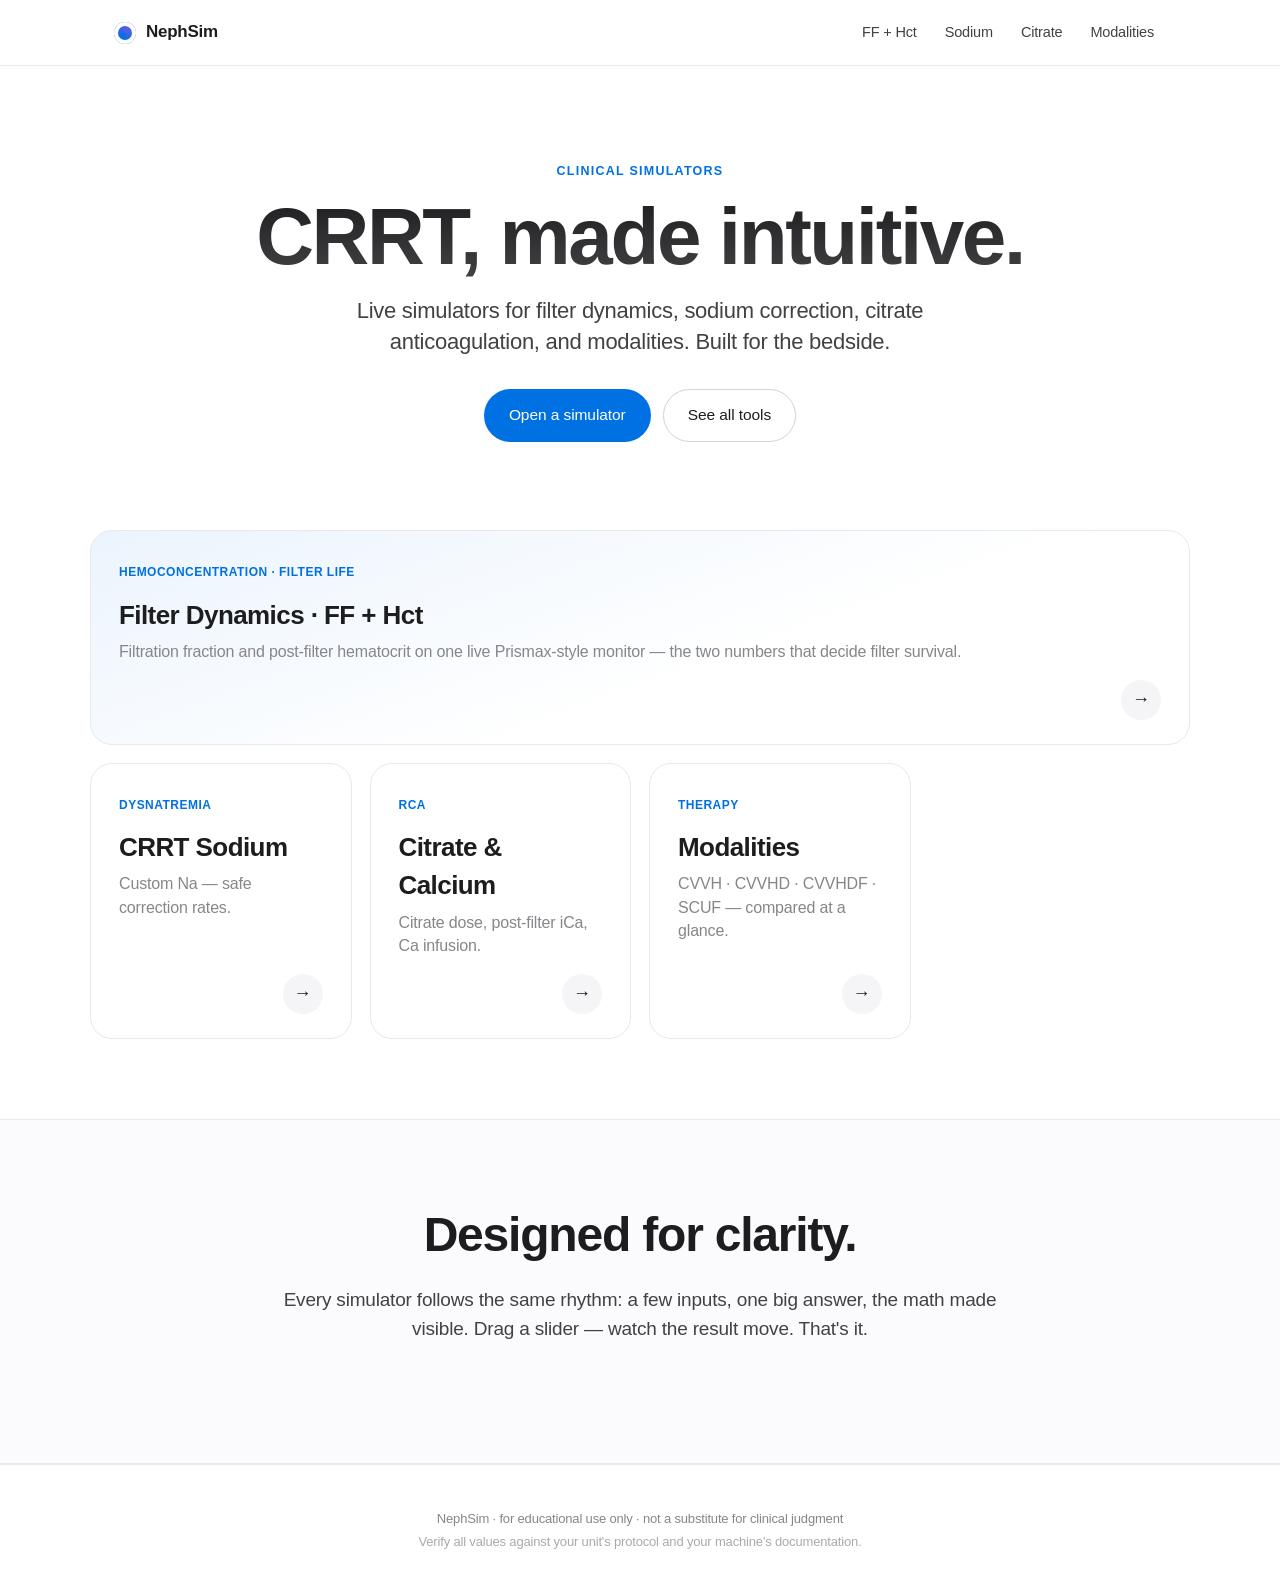
<file: index.html>
<!DOCTYPE html>
<html lang="en">
<head>
<meta charset="UTF-8" />
<meta name="viewport" content="width=device-width, initial-scale=1, viewport-fit=cover" />
<meta name="theme-color" content="#ffffff" media="(prefers-color-scheme: light)" />
<meta name="theme-color" content="#0a0a0a" media="(prefers-color-scheme: dark)" />
<title>NephSim — clinical simulators for CRRT</title>
<meta name="description" content="Beautiful, accurate bedside simulators for filtration fraction, post-filter hematocrit, dysnatremia, citrate anticoagulation, and CRRT modalities." />
<link rel="stylesheet" href="assets/css/styles.css" />
<link rel="icon" href="data:image/svg+xml,%3Csvg xmlns='http://www.w3.org/2000/svg' viewBox='0 0 100 100'%3E%3Ctext y='.9em' font-size='90'%3E%E2%97%89%3C/text%3E%3C/svg%3E" />
</head>
<body>

<header class="nav">
  <div class="nav-inner">
    <a class="brand" href="./">
      <span class="brand-mark"></span>
      <span class="brand-text">NephSim</span>
    </a>
    <nav class="nav-links">
      <a href="tools/filtration-fraction.html">FF + Hct</a>
      <a href="tools/crrt-na.html">Sodium</a>
      <a href="tools/citrate.html">Citrate</a>
      <a href="tools/modalities.html">Modalities</a>
    </nav>
  </div>
</header>

<main>

  <section class="hero">
    <div class="hero-inner">
      <p class="eyebrow">Clinical simulators</p>
      <h1 class="hero-title">CRRT, made&nbsp;intuitive.</h1>
      <p class="hero-sub">Live simulators for filter dynamics, sodium correction, citrate anticoagulation, and modalities. Built for the bedside.</p>
      <div class="hero-cta">
        <a class="btn-primary" href="tools/filtration-fraction.html">Open a simulator</a>
        <a class="btn-ghost" href="#tools">See all tools</a>
      </div>
    </div>
  </section>

  <section id="tools" class="tools">
    <div class="tools-grid">

      <a class="card card-accent card-wide" href="tools/filtration-fraction.html">
        <div class="card-tag">Hemoconcentration · Filter life</div>
        <h3 class="card-title">Filter Dynamics · FF + Hct</h3>
        <p class="card-sub">Filtration fraction and post-filter hematocrit on one live Prismax-style monitor — the two numbers that decide filter survival.</p>
        <div class="card-arrow">→</div>
      </a>

      <a class="card" href="tools/crrt-na.html">
        <div class="card-tag">Dysnatremia</div>
        <h3 class="card-title">CRRT Sodium</h3>
        <p class="card-sub">Custom Na — safe correction rates.</p>
        <div class="card-arrow">→</div>
      </a>

      <a class="card" href="tools/citrate.html">
        <div class="card-tag">RCA</div>
        <h3 class="card-title">Citrate &amp; Calcium</h3>
        <p class="card-sub">Citrate dose, post-filter iCa, Ca infusion.</p>
        <div class="card-arrow">→</div>
      </a>

      <a class="card" href="tools/modalities.html">
        <div class="card-tag">Therapy</div>
        <h3 class="card-title">Modalities</h3>
        <p class="card-sub">CVVH · CVVHD · CVVHDF · SCUF — compared at a glance.</p>
        <div class="card-arrow">→</div>
      </a>

    </div>
  </section>

  <section class="callout">
    <div class="callout-inner">
      <h2>Designed for clarity.</h2>
      <p>Every simulator follows the same rhythm: a few inputs, one big answer, the math made visible. Drag a slider — watch the result move. That's it.</p>
    </div>
  </section>

</main>

<footer class="footer">
  <div class="footer-inner">
    <p>NephSim · for educational use only · not a substitute for clinical judgment</p>
    <p class="footer-sub">Verify all values against your unit's protocol and your machine's documentation.</p>
  </div>
</footer>

<script src="assets/js/shared.js"></script>
</body>
</html>
</file>
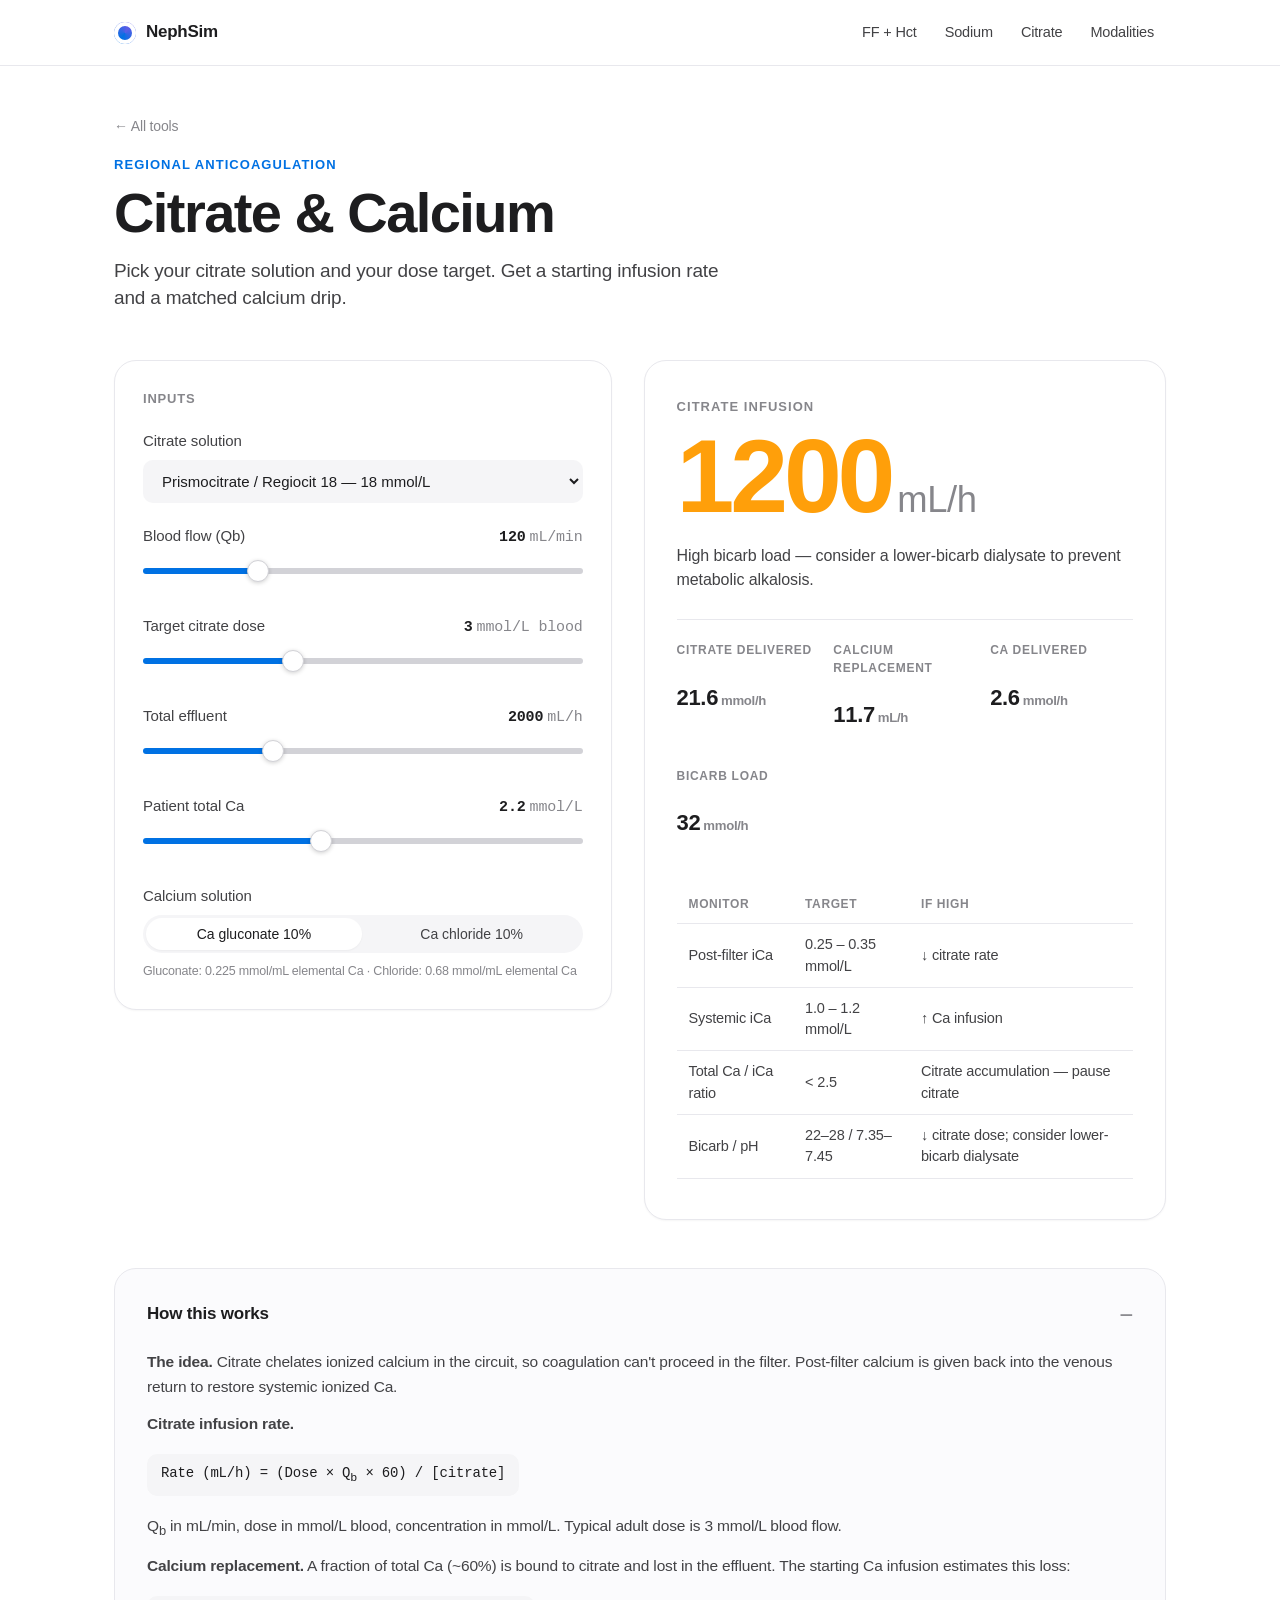
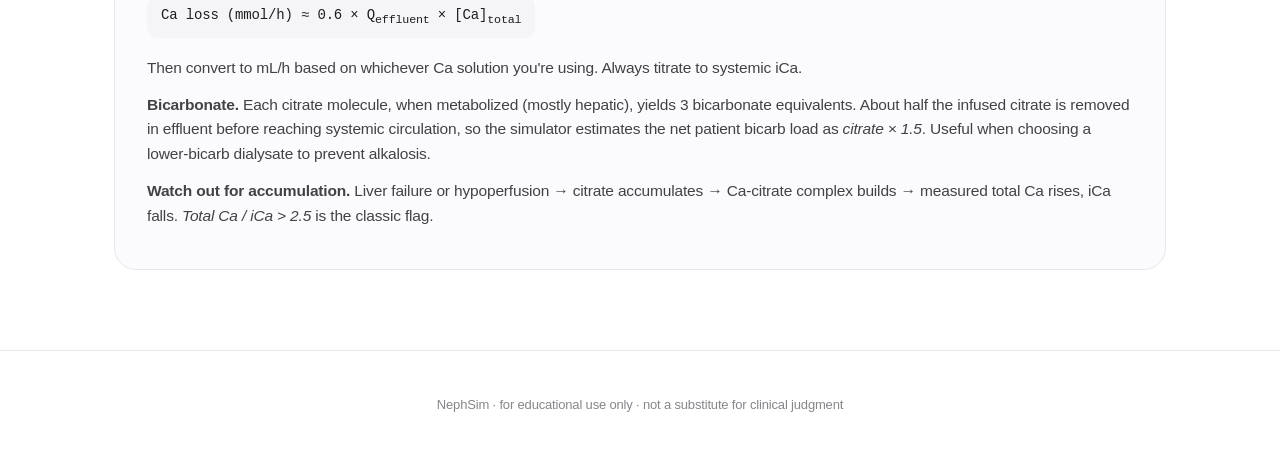
<file: tools/citrate.html>
<!DOCTYPE html>
<html lang="en">
<head>
<meta charset="UTF-8" />
<meta name="viewport" content="width=device-width, initial-scale=1, viewport-fit=cover" />
<meta name="theme-color" content="#ffffff" media="(prefers-color-scheme: light)" />
<meta name="theme-color" content="#0a0a0a" media="(prefers-color-scheme: dark)" />
<title>Citrate &amp; Calcium · NephSim</title>
<meta name="description" content="Regional citrate anticoagulation calculator: citrate dose, infusion rate, and calcium replacement." />
<link rel="stylesheet" href="../assets/css/styles.css" />
<link rel="icon" href="data:image/svg+xml,%3Csvg xmlns='http://www.w3.org/2000/svg' viewBox='0 0 100 100'%3E%3Ctext y='.9em' font-size='90'%3E%E2%97%89%3C/text%3E%3C/svg%3E" />
</head>
<body>

<header class="nav">
  <div class="nav-inner">
    <a class="brand" href="../"><span class="brand-mark"></span><span class="brand-text">NephSim</span></a>
    <nav class="nav-links">
      <a href="filtration-fraction.html">FF + Hct</a>
      <a href="crrt-na.html">Sodium</a>
      <a href="citrate.html">Citrate</a>
      <a href="modalities.html">Modalities</a>
    </nav>
  </div>
</header>

<main class="sim-shell">
  <a class="sim-back" href="../">← All tools</a>
  <p class="sim-eyebrow">Regional anticoagulation</p>
  <h1 class="sim-title">Citrate &amp; Calcium</h1>
  <p class="sim-lede">Pick your citrate solution and your dose target. Get a starting infusion rate and a matched calcium drip.</p>

  <div class="sim-grid">

    <aside class="panel">
      <h2 class="panel-title">Inputs</h2>

      <div class="field">
        <div class="field-label" style="margin-bottom:8px;">Citrate solution</div>
        <select id="i-sol" class="input-text">
          <option value="18">Prismocitrate / Regiocit 18 — 18 mmol/L</option>
          <option value="12">Prismocitrate 10/2 — 12 mmol/L (citrate equiv.)</option>
          <option value="113">ACD-A — 113 mmol/L</option>
          <option value="136">Trisodium citrate 4% — 136 mmol/L</option>
        </select>
      </div>

      <div class="field">
        <div class="field-row">
          <span class="field-label">Blood flow (Qb)</span>
          <span class="field-value"><span id="v-bfr">120</span><span class="field-unit">mL/min</span></span>
        </div>
        <input id="i-bfr" type="range" min="60" max="300" step="10" value="120" />
      </div>

      <div class="field">
        <div class="field-row">
          <span class="field-label">Target citrate dose</span>
          <span class="field-value"><span id="v-dose">3.0</span><span class="field-unit">mmol/L blood</span></span>
        </div>
        <input id="i-dose" type="range" min="2.0" max="5.0" step="0.1" value="3.0" />
      </div>

      <div class="field">
        <div class="field-row">
          <span class="field-label">Total effluent</span>
          <span class="field-value"><span id="v-eff">2000</span><span class="field-unit">mL/h</span></span>
        </div>
        <input id="i-eff" type="range" min="1000" max="4500" step="100" value="2000" />
      </div>

      <div class="field">
        <div class="field-row">
          <span class="field-label">Patient total Ca</span>
          <span class="field-value"><span id="v-pca">2.2</span><span class="field-unit">mmol/L</span></span>
        </div>
        <input id="i-pca" type="range" min="1.8" max="2.8" step="0.05" value="2.2" />
      </div>

      <div class="field">
        <div class="field-label" style="margin-bottom:8px;">Calcium solution</div>
        <div class="segmented" id="seg-ca">
          <button class="active" data-value="gluc">Ca gluconate 10%</button>
          <button data-value="chl">Ca chloride 10%</button>
        </div>
        <p style="font-size:12.5px;color:var(--text-muted);margin:10px 0 0;line-height:1.4;">Gluconate: 0.225 mmol/mL elemental Ca · Chloride: 0.68 mmol/mL elemental Ca</p>
      </div>
    </aside>

    <section class="result">
      <p class="result-label">Citrate infusion</p>
      <p class="result-big" id="r-rate">—<span class="result-unit">mL/h</span></p>
      <p class="result-caption" id="r-msg">Pre-filter, into the access limb. Titrate to post-filter iCa 0.25–0.35 mmol/L.</p>

      <div class="result-stats">
        <div>
          <p class="stat-label">Citrate delivered</p>
          <p class="stat-value"><span id="r-mmolh">—</span><span class="stat-unit">mmol/h</span></p>
        </div>
        <div>
          <p class="stat-label">Calcium replacement</p>
          <p class="stat-value"><span id="r-cah">—</span><span class="stat-unit">mL/h</span></p>
        </div>
        <div>
          <p class="stat-label">Ca delivered</p>
          <p class="stat-value"><span id="r-camol">—</span><span class="stat-unit">mmol/h</span></p>
        </div>
        <div>
          <p class="stat-label">Bicarb load</p>
          <p class="stat-value"><span id="r-bicarb">—</span><span class="stat-unit">mmol/h</span></p>
        </div>
      </div>

      <table class="tbl" style="margin-top:24px;">
        <thead><tr><th>Monitor</th><th>Target</th><th>If high</th></tr></thead>
        <tbody>
          <tr><td>Post-filter iCa</td><td>0.25 – 0.35 mmol/L</td><td>↓ citrate rate</td></tr>
          <tr><td>Systemic iCa</td><td>1.0 – 1.2 mmol/L</td><td>↑ Ca infusion</td></tr>
          <tr><td>Total Ca / iCa ratio</td><td>&lt; 2.5</td><td>Citrate accumulation — pause citrate</td></tr>
          <tr><td>Bicarb / pH</td><td>22–28 / 7.35–7.45</td><td>↓ citrate dose; consider lower-bicarb dialysate</td></tr>
        </tbody>
      </table>
    </section>

  </div>

  <div class="explainer">
    <details open>
      <summary>How this works</summary>
      <div class="explainer-body">
        <p><strong>The idea.</strong> Citrate chelates ionized calcium in the circuit, so coagulation can't proceed in the filter. Post-filter calcium is given back into the venous return to restore systemic ionized Ca.</p>
        <p><strong>Citrate infusion rate.</strong></p>
        <p><span class="formula">Rate (mL/h) = (Dose × Q<sub>b</sub> × 60) / [citrate]</span></p>
        <p>Q<sub>b</sub> in mL/min, dose in mmol/L blood, concentration in mmol/L. Typical adult dose is 3 mmol/L blood flow.</p>
        <p><strong>Calcium replacement.</strong> A fraction of total Ca (~60%) is bound to citrate and lost in the effluent. The starting Ca infusion estimates this loss:</p>
        <p><span class="formula">Ca loss (mmol/h) ≈ 0.6 × Q<sub>effluent</sub> × [Ca]<sub>total</sub></span></p>
        <p>Then convert to mL/h based on whichever Ca solution you're using. Always titrate to systemic iCa.</p>
        <p><strong>Bicarbonate.</strong> Each citrate molecule, when metabolized (mostly hepatic), yields 3 bicarbonate equivalents. About half the infused citrate is removed in effluent before reaching systemic circulation, so the simulator estimates the net patient bicarb load as <em>citrate × 1.5</em>. Useful when choosing a lower-bicarb dialysate to prevent alkalosis.</p>
        <p><strong>Watch out for accumulation.</strong> Liver failure or hypoperfusion → citrate accumulates → Ca-citrate complex builds → measured total Ca rises, iCa falls. <em>Total Ca / iCa &gt; 2.5</em> is the classic flag.</p>
      </div>
    </details>
  </div>
</main>

<footer class="footer">
  <div class="footer-inner"><p>NephSim · for educational use only · not a substitute for clinical judgment</p></div>
</footer>

<script src="../assets/js/shared.js"></script>
<script>
(() => {
  const $ = (id) => document.getElementById(id);
  const inputs = ['bfr','dose','eff','pca'].map(k => ({k, el: $('i-'+k), v: $('v-'+k)}));
  let caSol = 'gluc'; // gluc = 0.225 mmol/mL ; chl = 0.68 mmol/mL

  NephSim.bindSegmented($('seg-ca'), (val) => { caSol = val; compute(); });
  $('i-sol').addEventListener('change', compute);

  function compute() {
    inputs.forEach(i => i.v.textContent = i.el.value);
    const BFR = parseFloat($('i-bfr').value);             // mL/min
    const dose = parseFloat($('i-dose').value);           // mmol/L blood
    const conc = parseFloat($('i-sol').value);            // mmol/L of citrate solution
    const Qeff_mLh = parseFloat($('i-eff').value);
    const pCa  = parseFloat($('i-pca').value);            // mmol/L

    // Citrate infusion rate (mL/h)
    // Dose (mmol/L blood) × Q_blood (L/h)  → mmol/h
    // Q_blood (L/h) = BFR (mL/min) × 60 / 1000
    const Qblood_Lh = BFR * 60 / 1000;
    const citrate_mmolh = dose * Qblood_Lh;
    const rate_mLh = citrate_mmolh / conc * 1000;

    // Ca loss in effluent (mmol/h)
    const Qeff_Lh = Qeff_mLh / 1000;
    const caLoss_mmolh = 0.6 * Qeff_Lh * pCa;

    // Ca replacement rate
    const caConc = caSol === 'gluc' ? 0.225 : 0.68; // mmol/mL elemental
    const ca_mLh = caLoss_mmolh / caConc;

    // Bicarb equivalents — each citrate metabolized = 3 bicarb, but ~50% of citrate is
    // removed in effluent before reaching systemic circulation, so effective bicarb load
    // to the patient ≈ citrate × 1.5
    const bicarb_mmolh = citrate_mmolh * 1.5;

    $('r-rate').innerHTML = NephSim.fmt.int(rate_mLh) + '<span class="result-unit">mL/h</span>';
    $('r-mmolh').textContent = NephSim.fmt.one(citrate_mmolh);
    $('r-cah').textContent = NephSim.fmt.one(ca_mLh);
    $('r-camol').textContent = NephSim.fmt.one(caLoss_mmolh);
    $('r-bicarb').textContent = NephSim.fmt.int(bicarb_mmolh);

    // Color status — flag extreme rates
    const r = $('r-rate');
    r.classList.remove('is-good','is-warn','is-bad');
    if (rate_mLh > 350) r.classList.add('is-warn');
    if (bicarb_mmolh > 30) {
      $('r-msg').textContent = 'High bicarb load — consider a lower-bicarb dialysate to prevent metabolic alkalosis.';
    } else if (rate_mLh > 350) {
      $('r-msg').textContent = 'Large citrate volume — watch for hypernatremia and bicarbonate excess.';
    } else {
      $('r-msg').textContent = 'Pre-filter, into the access limb. Titrate to post-filter iCa 0.25–0.35 mmol/L.';
    }
  }

  inputs.forEach(i => i.el.addEventListener('input', compute));
  compute();
})();
</script>
</body>
</html>
</file>
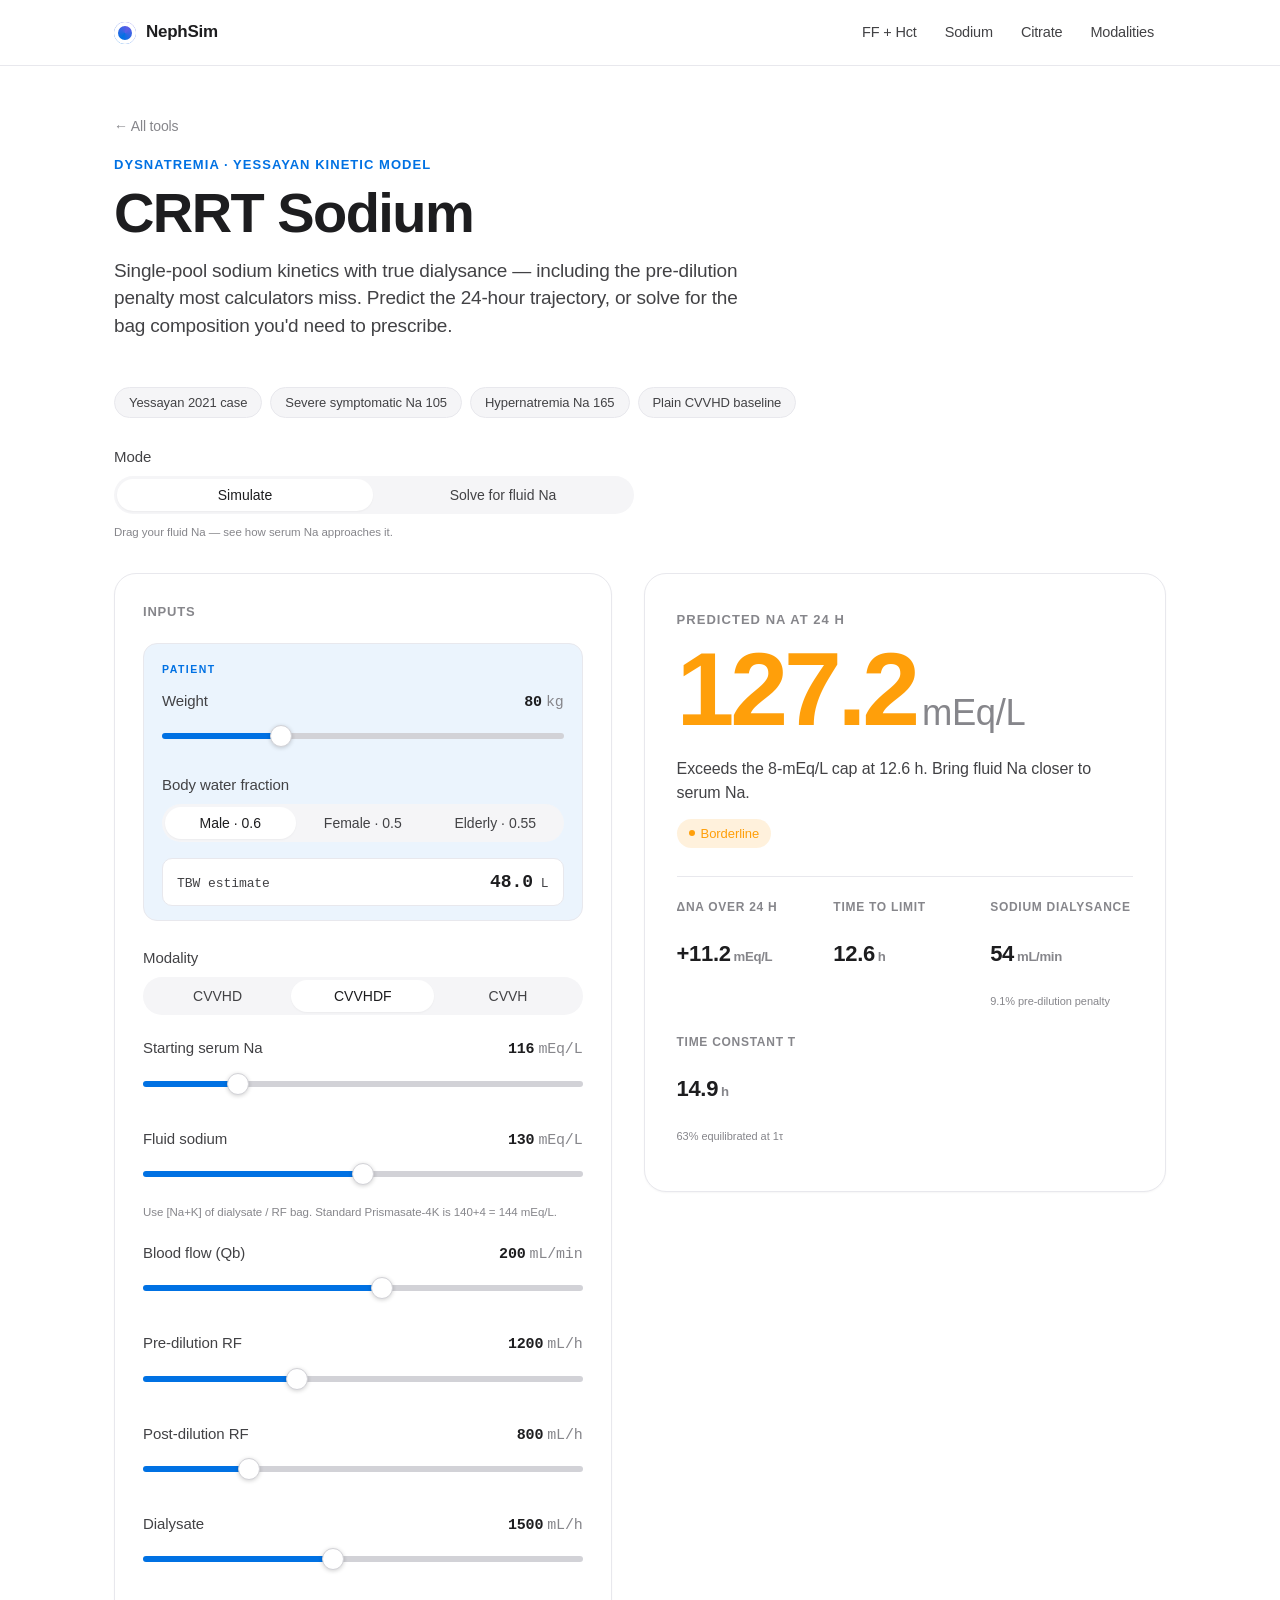
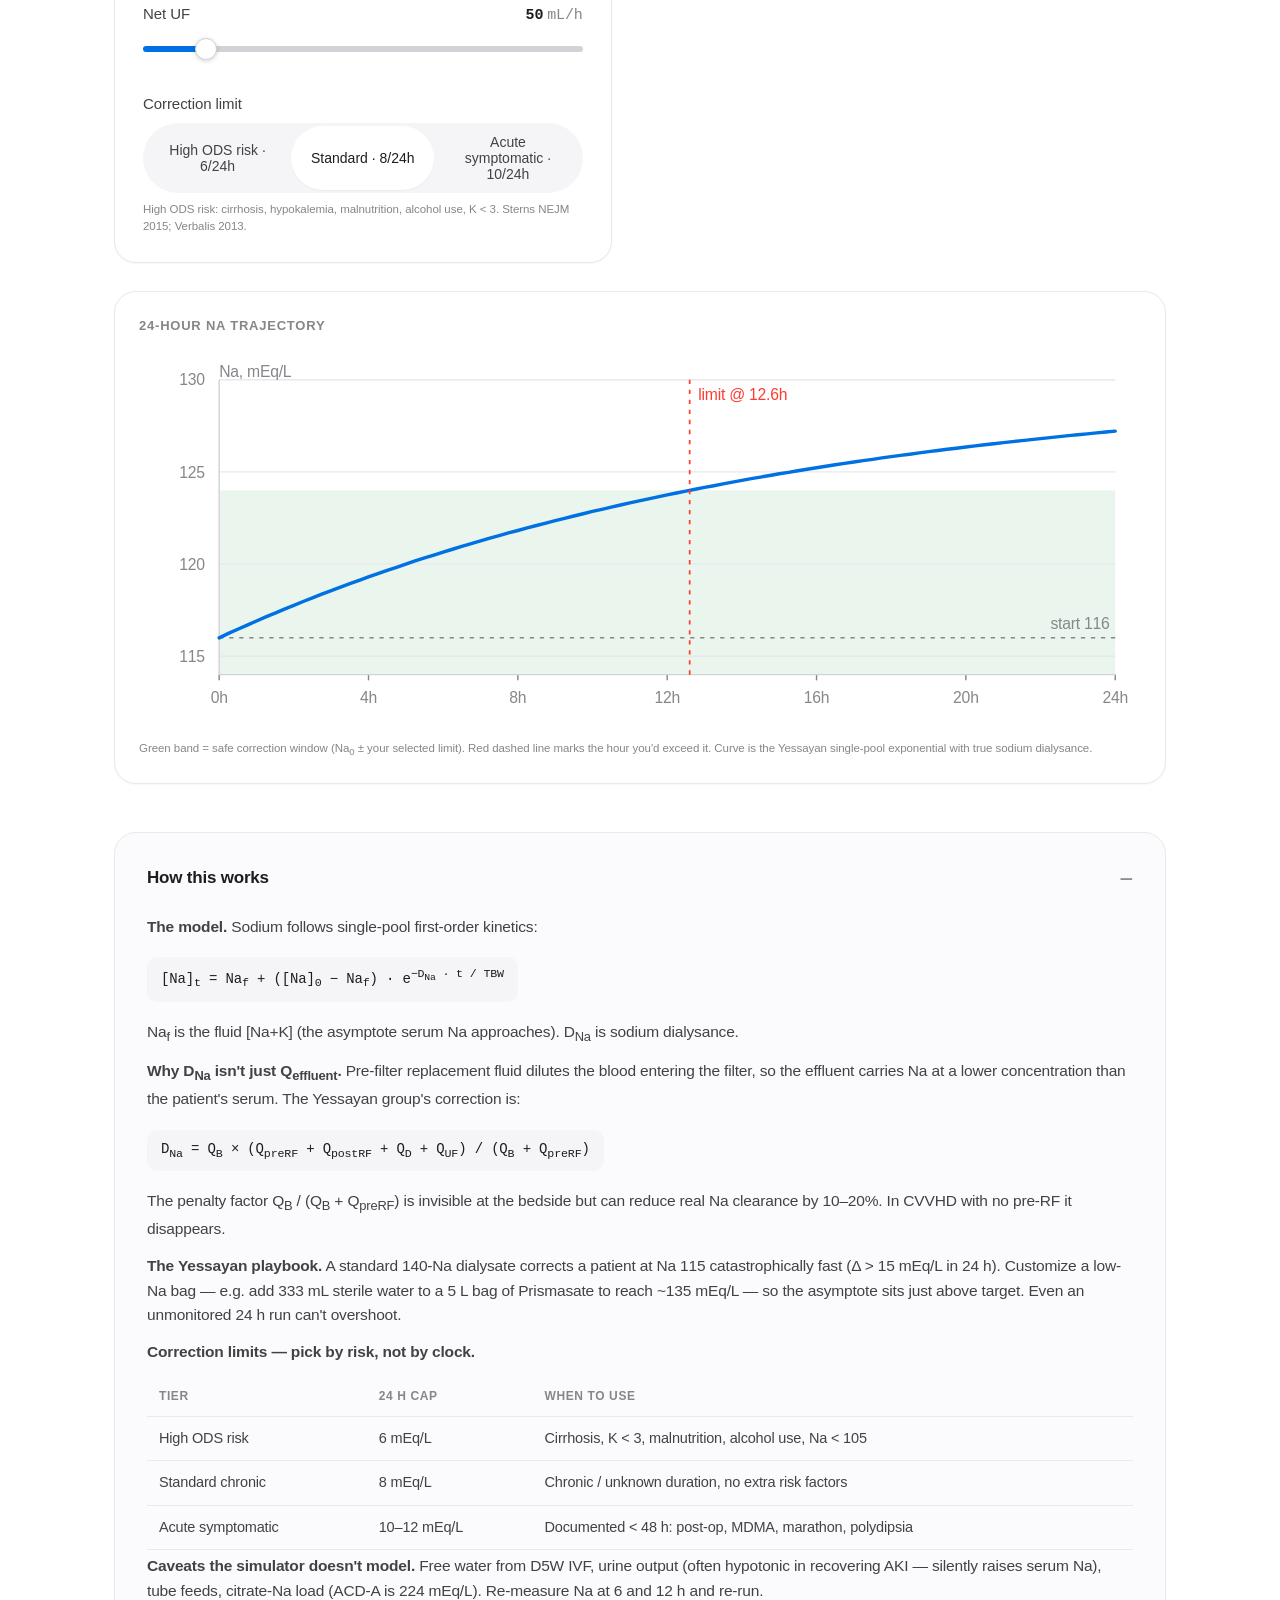
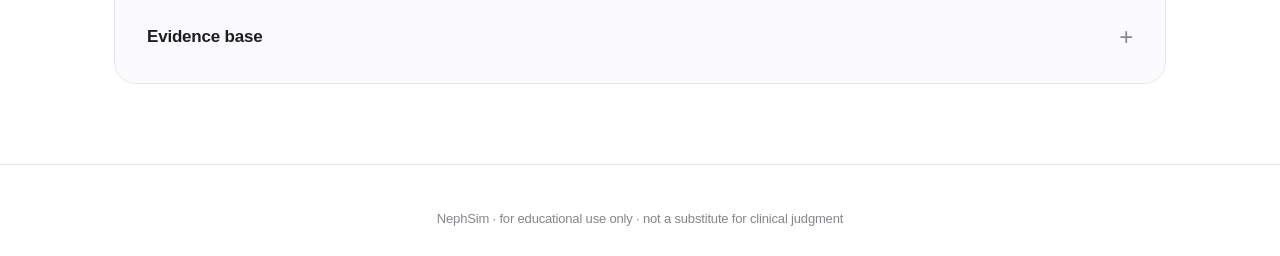
<file: tools/crrt-na.html>
<!DOCTYPE html>
<html lang="en">
<head>
<meta charset="UTF-8" />
<meta name="viewport" content="width=device-width, initial-scale=1, viewport-fit=cover" />
<meta name="theme-color" content="#ffffff" media="(prefers-color-scheme: light)" />
<meta name="theme-color" content="#0a0a0a" media="(prefers-color-scheme: dark)" />
<title>CRRT Sodium · NephSim</title>
<meta name="description" content="Yessayan-style CRRT sodium kinetic simulator. Evidence-based correction limits, true sodium dialysance with the pre-dilution penalty." />
<link rel="stylesheet" href="../assets/css/styles.css" />
<link rel="icon" href="data:image/svg+xml,%3Csvg xmlns='http://www.w3.org/2000/svg' viewBox='0 0 100 100'%3E%3Ctext y='.9em' font-size='90'%3E%E2%97%89%3C/text%3E%3C/svg%3E" />
<style>
  .src { font-size: 11.5px; color: var(--text-muted); letter-spacing: -0.005em; }
  .presets { display: flex; flex-wrap: wrap; gap: 8px; margin: 0 0 28px; }
  .preset-btn {
    background: var(--bg-input); border: 1px solid var(--line-soft);
    color: var(--text-soft); padding: 7px 14px; border-radius: var(--radius-pill);
    font-size: 13px; cursor: pointer; transition: all var(--dur) var(--ease);
    letter-spacing: -0.005em;
  }
  .preset-btn:hover { color: var(--text); border-color: var(--accent); background: var(--accent-soft); }
  .stat-sub { font-size: 11px; color: var(--text-muted); margin-top: 4px; letter-spacing: -0.005em; }
  .patient-block {
    background: var(--accent-soft);
    border: 1px solid var(--line-soft);
    border-radius: 14px;
    padding: 18px 18px 14px;
    margin: 0 0 26px;
  }
  .patient-block .group-label {
    font-size: 10.5px; letter-spacing: 0.14em; text-transform: uppercase;
    color: var(--accent); font-weight: 600; margin: 0 0 12px;
  }
  .patient-block .field { margin-bottom: 16px; }
  .patient-block .field:last-child { margin-bottom: 0; }
  .tbw-readout {
    display: flex; align-items: baseline; justify-content: space-between;
    margin-top: 10px;
    padding: 10px 14px;
    background: var(--bg-card);
    border: 1px solid var(--line-soft);
    border-radius: 10px;
    font-family: var(--font-mono);
    font-size: 13px; color: var(--text-soft);
    letter-spacing: -0.005em;
  }
  .tbw-readout b {
    font-size: 18px; color: var(--text); font-weight: 600;
    font-variant-numeric: tabular-nums;
  }
</style>
</head>
<body>

<header class="nav">
  <div class="nav-inner">
    <a class="brand" href="../"><span class="brand-mark"></span><span class="brand-text">NephSim</span></a>
    <nav class="nav-links">
      <a href="filtration-fraction.html">FF + Hct</a>
      <a href="crrt-na.html">Sodium</a>
      <a href="citrate.html">Citrate</a>
      <a href="modalities.html">Modalities</a>
    </nav>
  </div>
</header>

<main class="sim-shell">
  <a class="sim-back" href="../">← All tools</a>
  <p class="sim-eyebrow">Dysnatremia · Yessayan kinetic model</p>
  <h1 class="sim-title">CRRT Sodium</h1>
  <p class="sim-lede">Single-pool sodium kinetics with true dialysance — including the pre-dilution penalty most calculators miss. Predict the 24-hour trajectory, or solve for the bag composition you'd need to prescribe.</p>

  <!-- Quick presets -->
  <div class="presets" id="presets">
    <button class="preset-btn" data-preset="yessayan">Yessayan 2021 case</button>
    <button class="preset-btn" data-preset="severe-hypo">Severe symptomatic Na 105</button>
    <button class="preset-btn" data-preset="hyper">Hypernatremia Na 165</button>
    <button class="preset-btn" data-preset="cvvhd">Plain CVVHD baseline</button>
  </div>

  <!-- Mode toggle -->
  <div class="field" style="max-width:520px;margin-bottom:32px;">
    <div class="field-label" style="margin-bottom:8px;">Mode</div>
    <div class="segmented" id="seg-mode">
      <button class="active" data-value="sim">Simulate</button>
      <button data-value="solve">Solve for fluid Na</button>
    </div>
    <p id="mode-hint" class="src" style="margin:10px 0 0;">Drag your fluid Na — see how serum Na approaches it.</p>
  </div>

  <div class="sim-grid">

    <aside class="panel">
      <h2 class="panel-title">Inputs</h2>

      <!-- Patient block — TBW drives Yessayan's time constant τ = TBW / D_Na -->
      <div class="patient-block">
        <p class="group-label">Patient</p>

        <div class="field">
          <div class="field-row">
            <span class="field-label">Weight</span>
            <span class="field-value"><span id="v-wt">80</span><span class="field-unit">kg</span></span>
          </div>
          <input id="i-wt" type="range" min="40" max="180" step="1" value="80" />
        </div>

        <div class="field">
          <div class="field-label" style="margin-bottom:8px;">Body water fraction</div>
          <div class="segmented" id="seg-tbw">
            <button class="active" data-value="0.6">Male · 0.6</button>
            <button data-value="0.5">Female · 0.5</button>
            <button data-value="0.55">Elderly · 0.55</button>
          </div>
        </div>

        <div class="tbw-readout">
          <span>TBW estimate</span>
          <span><b id="tbw-l">48</b> L</span>
        </div>
      </div>

      <div class="field">
        <div class="field-label" style="margin-bottom:8px;">Modality</div>
        <div class="segmented" id="seg-mod">
          <button data-value="CVVHD">CVVHD</button>
          <button class="active" data-value="CVVHDF">CVVHDF</button>
          <button data-value="CVVH">CVVH</button>
        </div>
      </div>

      <div class="field">
        <div class="field-row">
          <span class="field-label">Starting serum Na</span>
          <span class="field-value"><span id="v-na0">116</span><span class="field-unit">mEq/L</span></span>
        </div>
        <input id="i-na0" type="range" min="100" max="180" step="1" value="116" />
      </div>

      <div class="field" id="row-naf">
        <div class="field-row">
          <span class="field-label">Fluid sodium</span>
          <span class="field-value"><span id="v-naf">130</span><span class="field-unit">mEq/L</span></span>
        </div>
        <input id="i-naf" type="range" min="100" max="160" step="1" value="130" />
        <p class="src" style="margin:8px 0 0;">Use [Na+K] of dialysate / RF bag. Standard Prismasate-4K is 140+4 = 144 mEq/L.</p>
      </div>

      <div class="field" id="row-target" style="display:none;">
        <div class="field-row">
          <span class="field-label">Target ΔNa in 24 h</span>
          <span class="field-value"><span id="v-tgt">+6</span><span class="field-unit">mEq/L</span></span>
        </div>
        <input id="i-tgt" type="range" min="-12" max="12" step="1" value="6" />
      </div>

      <div class="field">
        <div class="field-row">
          <span class="field-label">Blood flow (Qb)</span>
          <span class="field-value"><span id="v-bfr">200</span><span class="field-unit">mL/min</span></span>
        </div>
        <input id="i-bfr" type="range" min="80" max="300" step="10" value="200" />
      </div>

      <div class="field" data-show="pre">
        <div class="field-row">
          <span class="field-label">Pre-dilution RF</span>
          <span class="field-value"><span id="v-pre">1200</span><span class="field-unit">mL/h</span></span>
        </div>
        <input id="i-pre" type="range" min="0" max="3500" step="100" value="1200" />
      </div>

      <div class="field" data-show="post">
        <div class="field-row">
          <span class="field-label">Post-dilution RF</span>
          <span class="field-value"><span id="v-post">800</span><span class="field-unit">mL/h</span></span>
        </div>
        <input id="i-post" type="range" min="0" max="3500" step="100" value="800" />
      </div>

      <div class="field" data-show="dial">
        <div class="field-row">
          <span class="field-label">Dialysate</span>
          <span class="field-value"><span id="v-dial">1500</span><span class="field-unit">mL/h</span></span>
        </div>
        <input id="i-dial" type="range" min="0" max="3500" step="100" value="1500" />
      </div>

      <div class="field">
        <div class="field-row">
          <span class="field-label">Net UF</span>
          <span class="field-value"><span id="v-net">50</span><span class="field-unit">mL/h</span></span>
        </div>
        <input id="i-net" type="range" min="0" max="400" step="10" value="50" />
      </div>

      <div class="field">
        <div class="field-label" style="margin-bottom:8px;">Correction limit</div>
        <div class="segmented" id="seg-acute">
          <button data-value="6">High ODS risk · 6/24h</button>
          <button class="active" data-value="8">Standard · 8/24h</button>
          <button data-value="10">Acute symptomatic · 10/24h</button>
        </div>
        <p class="src" style="margin:8px 0 0;">High ODS risk: cirrhosis, hypokalemia, malnutrition, alcohol use, K &lt; 3. Sterns NEJM 2015; Verbalis 2013.</p>
      </div>
    </aside>

    <section class="result">
      <p class="result-label" id="r-label">Predicted Na at 24 h</p>
      <p class="result-big" id="r-na24">—<span class="result-unit">mEq/L</span></p>
      <p class="result-caption" id="r-msg">Adjust the fluid Na and watch how serum Na approaches it.</p>
      <span id="r-chip" class="chip chip-good"><span class="chip-dot"></span> Within limits</span>

      <div class="result-stats">
        <div>
          <p class="stat-label">ΔNa over 24 h</p>
          <p class="stat-value"><span id="r-delta">—</span><span class="stat-unit">mEq/L</span></p>
        </div>
        <div>
          <p class="stat-label">Time to limit</p>
          <p class="stat-value"><span id="r-tlim">—</span><span class="stat-unit">h</span></p>
        </div>
        <div>
          <p class="stat-label">Sodium dialysance</p>
          <p class="stat-value"><span id="r-dna">—</span><span class="stat-unit">mL/min</span></p>
          <p class="stat-sub" id="r-pen-sub">— pre-dilution penalty</p>
        </div>
        <div>
          <p class="stat-label">Time constant τ</p>
          <p class="stat-value"><span id="r-tau">—</span><span class="stat-unit">h</span></p>
          <p class="stat-sub">63% equilibrated at 1τ</p>
        </div>
      </div>
    </section>

  </div>

  <!-- Trajectory chart -->
  <div class="chart-wrap">
    <p class="panel-title" style="margin:0 0 18px;">24-hour Na trajectory</p>
    <svg id="chart" viewBox="0 0 700 260" xmlns="http://www.w3.org/2000/svg" preserveAspectRatio="none" style="font-family:-apple-system,sans-serif;"></svg>
    <p class="src" style="margin:14px 0 0;line-height:1.5;">Green band = safe correction window (Na<sub>0</sub> ± your selected limit). Red dashed line marks the hour you'd exceed it. Curve is the Yessayan single-pool exponential with true sodium dialysance.</p>
  </div>

  <div class="explainer">
    <details open>
      <summary>How this works</summary>
      <div class="explainer-body">
        <p><strong>The model.</strong> Sodium follows single-pool first-order kinetics:</p>
        <p><span class="formula">[Na]<sub>t</sub> = Na<sub>f</sub> + ([Na]<sub>0</sub> − Na<sub>f</sub>) · e<sup>−D<sub>Na</sub> · t / TBW</sup></span></p>
        <p>Na<sub>f</sub> is the fluid [Na+K] (the asymptote serum Na approaches). D<sub>Na</sub> is sodium dialysance.</p>
        <p><strong>Why D<sub>Na</sub> isn't just Q<sub>effluent</sub>.</strong> Pre-filter replacement fluid dilutes the blood entering the filter, so the effluent carries Na at a lower concentration than the patient's serum. The Yessayan group's correction is:</p>
        <p><span class="formula">D<sub>Na</sub> = Q<sub>B</sub> × (Q<sub>preRF</sub> + Q<sub>postRF</sub> + Q<sub>D</sub> + Q<sub>UF</sub>) / (Q<sub>B</sub> + Q<sub>preRF</sub>)</span></p>
        <p>The penalty factor Q<sub>B</sub> / (Q<sub>B</sub> + Q<sub>preRF</sub>) is invisible at the bedside but can reduce real Na clearance by 10–20%. In CVVHD with no pre-RF it disappears.</p>
        <p><strong>The Yessayan playbook.</strong> A standard 140-Na dialysate corrects a patient at Na 115 catastrophically fast (Δ &gt; 15 mEq/L in 24 h). Customize a low-Na bag — e.g. add 333 mL sterile water to a 5 L bag of Prismasate to reach ~135 mEq/L — so the asymptote sits just above target. Even an unmonitored 24 h run can't overshoot.</p>
        <p><strong>Correction limits — pick by risk, not by clock.</strong></p>
        <table class="tbl" style="margin-top:8px;">
          <thead><tr><th>Tier</th><th>24 h cap</th><th>When to use</th></tr></thead>
          <tbody>
            <tr><td>High ODS risk</td><td>6 mEq/L</td><td>Cirrhosis, K &lt; 3, malnutrition, alcohol use, Na &lt; 105</td></tr>
            <tr><td>Standard chronic</td><td>8 mEq/L</td><td>Chronic / unknown duration, no extra risk factors</td></tr>
            <tr><td>Acute symptomatic</td><td>10–12 mEq/L</td><td>Documented &lt; 48 h: post-op, MDMA, marathon, polydipsia</td></tr>
          </tbody>
        </table>
        <p><strong>Caveats the simulator doesn't model.</strong> Free water from D5W IVF, urine output (often hypotonic in recovering AKI — silently raises serum Na), tube feeds, citrate-Na load (ACD-A is 224 mEq/L). Re-measure Na at 6 and 12 h and re-run.</p>
      </div>
    </details>

    <details style="margin-top:16px;">
      <summary>Evidence base</summary>
      <div class="explainer-body">
        <p><strong>Kinetic model:</strong> Yessayan L, Yee J, Frinak S, Szamosfalvi B. Management of dysnatremias with continuous renal replacement therapy. <em>Semin Dial.</em> 2021;34(6):472–479. PMID 34169573.</p>
        <p><strong>Mixing-paradigm extension:</strong> Chiaramonte R, Yee J, Frinak S, Yessayan L. Safely correct hyponatremia with continuous renal replacement therapy: a flexible, all-purpose method based on the mixing paradigm. <em>Physiol Rep.</em> 2023;11(1):e15496. PMID 36602098.</p>
        <p><strong>Original protocol:</strong> Yessayan L et al. CRRT for the management of acid-base and electrolyte imbalances in AKI. <em>Adv Chronic Kidney Dis.</em> 2016;23(3):203–210. PMID 27113697.</p>
        <p><strong>Severe Na correction limits:</strong> Sterns RH. Disorders of plasma sodium — causes, consequences, and correction. <em>NEJM.</em> 2015;372:55–65.</p>
        <p><strong>Hyponatremia guidelines:</strong> Verbalis JG et al. Diagnosis, evaluation, and treatment of hyponatremia: expert panel recommendations. <em>Am J Med.</em> 2013;126(10 Suppl 1):S1–S42.</p>
        <p><strong>European guideline:</strong> Spasovski G et al. Clinical practice guideline on diagnosis and treatment of hyponatraemia. <em>Eur J Endocrinol.</em> 2014;170:G1–G47.</p>
        <p><strong>Edelman relation ([Na+K]/TBW):</strong> Nguyen MK, Kurtz I. Quantitative interrelationship between Gibbs-Donnan equilibrium, osmolality of body fluid compartments, and plasma water sodium concentration. <em>J Appl Physiol.</em> 2004;97:1858–1862.</p>
      </div>
    </details>
  </div>
</main>

<footer class="footer">
  <div class="footer-inner"><p>NephSim · for educational use only · not a substitute for clinical judgment</p></div>
</footer>

<script src="../assets/js/shared.js"></script>
<script>
(() => {
  const $ = (id) => document.getElementById(id);
  const inputs = ['na0','naf','tgt','bfr','pre','post','dial','net','wt'].map(k => ({k, el: $('i-'+k), v: $('v-'+k)}));
  let tbwFrac = 0.6;
  let limitVal = 8;
  let modality = 'CVVHDF';
  let mode = 'sim';

  function applyVisibility() {
    document.querySelectorAll('[data-show="pre"]').forEach(el => {
      el.style.display = (modality === 'CVVH' || modality === 'CVVHDF') ? '' : 'none';
    });
    document.querySelectorAll('[data-show="post"]').forEach(el => {
      el.style.display = (modality === 'CVVH' || modality === 'CVVHDF') ? '' : 'none';
    });
    document.querySelectorAll('[data-show="dial"]').forEach(el => {
      el.style.display = (modality === 'CVVHD' || modality === 'CVVHDF') ? '' : 'none';
    });
    $('row-naf').style.display = mode === 'sim' ? '' : 'none';
    $('row-target').style.display = mode === 'solve' ? '' : 'none';
    $('r-label').textContent = mode === 'sim' ? 'Predicted Na at 24 h' : 'Required fluid Na';
    $('mode-hint').textContent = mode === 'sim'
      ? 'Drag your fluid Na — see how serum Na approaches it.'
      : 'Pick a target ΔNa — see what [Na+K] you\'d need to prescribe.';
  }

  NephSim.bindSegmented($('seg-tbw'), (val) => { tbwFrac = parseFloat(val); compute(); });
  NephSim.bindSegmented($('seg-acute'), (val) => { limitVal = parseFloat(val); compute(); });
  NephSim.bindSegmented($('seg-mod'), (val) => {
    modality = val;
    if (val === 'CVVHD')  { $('i-pre').value = 0;    $('i-post').value = 0;    $('i-dial').value = 2000; }
    if (val === 'CVVHDF') { $('i-pre').value = 1200; $('i-post').value = 800;  $('i-dial').value = 1500; }
    if (val === 'CVVH')   { $('i-pre').value = 1200; $('i-post').value = 1000; $('i-dial').value = 0; }
    inputs.forEach(i => NephSim.bindRangeFill(i.el));
    applyVisibility();
    compute();
  });
  NephSim.bindSegmented($('seg-mode'), (val) => { mode = val; applyVisibility(); compute(); });

  // Presets
  const presets = {
    yessayan: { // Yessayan 2021 / Chiaramonte 2023 worked case
      mod: 'CVVH', na0: 116, naf: 135, bfr: 200, pre: 1200, post: 0, dial: 0, net: 42,
      wt: 80, tbwFrac: 0.6, limit: 8, mode: 'sim'
    },
    'severe-hypo': {
      mod: 'CVVHDF', na0: 105, naf: 122, bfr: 180, pre: 1000, post: 500, dial: 1500, net: 50,
      wt: 70, tbwFrac: 0.6, limit: 6, mode: 'sim'
    },
    hyper: {
      mod: 'CVVHDF', na0: 165, naf: 140, bfr: 180, pre: 1000, post: 500, dial: 1500, net: 100,
      wt: 75, tbwFrac: 0.55, limit: 10, mode: 'sim'
    },
    cvvhd: {
      mod: 'CVVHD', na0: 130, naf: 140, bfr: 200, pre: 0, post: 0, dial: 2500, net: 100,
      wt: 80, tbwFrac: 0.6, limit: 8, mode: 'sim'
    }
  };
  $('presets').addEventListener('click', (e) => {
    const btn = e.target.closest('.preset-btn');
    if (!btn) return;
    const p = presets[btn.dataset.preset];
    if (!p) return;
    modality = p.mod;
    mode = p.mode;
    tbwFrac = p.tbwFrac;
    limitVal = p.limit;
    $('i-na0').value = p.na0;
    $('i-naf').value = p.naf;
    $('i-bfr').value = p.bfr;
    $('i-pre').value = p.pre;
    $('i-post').value = p.post;
    $('i-dial').value = p.dial;
    $('i-net').value = p.net;
    $('i-wt').value = p.wt;
    // sync segmented UI
    syncSegmented('seg-mod', p.mod);
    syncSegmented('seg-mode', p.mode);
    syncSegmented('seg-tbw', String(p.tbwFrac));
    syncSegmented('seg-acute', String(p.limit));
    inputs.forEach(i => NephSim.bindRangeFill(i.el));
    applyVisibility();
    compute();
  });
  function syncSegmented(id, value) {
    const buttons = $(id).querySelectorAll('button');
    buttons.forEach(b => b.classList.toggle('active', b.dataset.value === value));
  }

  function compute() {
    inputs.forEach(i => {
      if (i.k === 'tgt') {
        const v = parseFloat(i.el.value);
        i.v.textContent = (v >= 0 ? '+' : '') + v;
      } else {
        i.v.textContent = i.el.value;
      }
    });

    const Na0   = parseFloat($('i-na0').value);
    const BFR   = parseFloat($('i-bfr').value);
    const BFRh  = BFR * 60;
    const Qpre  = (modality === 'CVVH' || modality === 'CVVHDF') ? parseFloat($('i-pre').value)  : 0;
    const Qpost = (modality === 'CVVH' || modality === 'CVVHDF') ? parseFloat($('i-post').value) : 0;
    const Qd    = (modality === 'CVVHD' || modality === 'CVVHDF') ? parseFloat($('i-dial').value) : 0;
    const Qnet  = parseFloat($('i-net').value);
    const Wt    = parseFloat($('i-wt').value);
    const TBW_L = Wt * tbwFrac;
    $('tbw-l').textContent = TBW_L.toFixed(1);

    const convDiff = Qpre + Qpost + Qd + Qnet;
    const Dna_mLh  = (BFRh + Qpre) > 0 ? (BFRh * convDiff) / (BFRh + Qpre) : 0;
    const Dna_Lh   = Dna_mLh / 1000;
    const Dna_mLmin = Dna_mLh / 60;

    const penalty = convDiff > 0 ? (1 - Dna_mLh / convDiff) * 100 : 0;
    const tau = Dna_Lh > 0 ? TBW_L / Dna_Lh : Infinity;

    let Naf, Na24, delta24, msg, txt, requiredNaf = null;
    const limit = limitVal;

    if (mode === 'sim') {
      Naf = parseFloat($('i-naf').value);
      Na24 = Naf + (Na0 - Naf) * Math.exp(-24 / tau);
      delta24 = Na24 - Na0;
    } else {
      const deltaTarget = parseFloat($('i-tgt').value);
      const Na24t = Na0 + deltaTarget;
      const fade = Math.exp(-24 / tau);
      requiredNaf = (1 - fade) > 1e-6 ? (Na24t - Na0 * fade) / (1 - fade) : NaN;
      Naf = requiredNaf;
      Na24 = Na24t;
      delta24 = deltaTarget;
    }

    const gap = Math.abs(Naf - Na0);
    let tLimit = NaN;
    if (gap > 0 && limit < gap && Number.isFinite(tau)) {
      tLimit = -tau * Math.log(1 - limit / gap);
    }

    const rBig = $('r-na24');
    if (mode === 'sim') {
      rBig.innerHTML = NephSim.fmt.one(Na24) + '<span class="result-unit">mEq/L</span>';
    } else {
      rBig.innerHTML = (Number.isFinite(requiredNaf) ? NephSim.fmt.one(requiredNaf) : '—')
        + '<span class="result-unit">mEq/L</span>';
    }

    $('r-delta').textContent = (delta24 >= 0 ? '+' : '') + NephSim.fmt.one(delta24);
    $('r-tlim').textContent = Number.isFinite(tLimit) ? NephSim.fmt.one(tLimit) : (Number.isFinite(tau) ? '> 24' : '—');
    $('r-tau').textContent  = Number.isFinite(tau) ? NephSim.fmt.one(tau) : '∞';
    $('r-dna').textContent  = NephSim.fmt.int(Dna_mLmin);
    $('r-pen-sub').textContent = penalty > 0.05
      ? `${NephSim.fmt.one(penalty)}% pre-dilution penalty`
      : 'no pre-dilution penalty';

    const r = rBig;
    const chip = $('r-chip');
    r.classList.remove('is-good','is-warn','is-bad');
    chip.classList.remove('chip-good','chip-warn','chip-bad');
    const absDelta = Math.abs(delta24);

    if (mode === 'solve') {
      if (!Number.isFinite(requiredNaf)) {
        chip.classList.add('chip-warn');
        msg = 'Set a non-zero target ΔNa.'; txt = 'Enter target';
      } else if (requiredNaf < 90 || requiredNaf > 160) {
        r.classList.add('is-bad'); chip.classList.add('chip-bad');
        msg = 'Required fluid Na is outside the feasible range — stretch the time horizon or rethink modality.';
        txt = 'Out of range';
      } else if (absDelta <= limit) {
        r.classList.add('is-good'); chip.classList.add('chip-good');
        msg = `Prescribe bags at [Na+K] ≈ ${NephSim.fmt.int(requiredNaf)} mEq/L. Stays inside the ${limit}-mEq/L 24-h cap.`;
        txt = 'Within limits';
      } else {
        r.classList.add('is-warn'); chip.classList.add('chip-warn');
        msg = `Target ΔNa exceeds the ${limit}-mEq/L cap — drop your target or extend the horizon.`;
        txt = 'Target too aggressive';
      }
    } else {
      if (absDelta <= limit) {
        r.classList.add('is-good'); chip.classList.add('chip-good');
        msg = `Stays within the ${limit}-mEq/L 24-h cap.`;
        txt = 'Within limits';
      } else if (absDelta <= limit + 4) {
        r.classList.add('is-warn'); chip.classList.add('chip-warn');
        msg = `Exceeds the ${limit}-mEq/L cap at ${NephSim.fmt.one(tLimit)} h. Bring fluid Na closer to serum Na.`;
        txt = 'Borderline';
      } else {
        r.classList.add('is-bad'); chip.classList.add('chip-bad');
        msg = `Overcorrection risk — ΔNa hits the cap at ${NephSim.fmt.one(tLimit)} h.`;
        txt = 'Overcorrects';
      }
    }
    chip.innerHTML = '<span class="chip-dot"></span> ' + txt;
    $('r-msg').textContent = msg;

    const NaFn = (t) => Naf + (Na0 - Naf) * Math.exp(-t / tau);
    drawChart(NaFn, Na0, limit, tLimit);
  }

  function drawChart(NaFn, Na0, limit, tLimit) {
    const svg = $('chart');
    const W = 700, H = 260;
    const pad = { l: 56, r: 18, t: 18, b: 36 };

    const samples = [];
    for (let t = 0; t <= 24; t += 0.25) samples.push(NaFn(t));
    let yMin = Math.min(...samples, Na0) - 2;
    let yMax = Math.max(...samples, Na0) + 2;
    yMin = Math.floor(yMin); yMax = Math.ceil(yMax);
    if (yMax - yMin < 6) { const m = (yMin+yMax)/2; yMin = m - 3; yMax = m + 3; }

    const x = (t) => pad.l + (t/24) * (W - pad.l - pad.r);
    const y = (v) => pad.t + (1 - (v - yMin)/(yMax - yMin)) * (H - pad.t - pad.b);

    let d = '';
    samples.forEach((v, i) => {
      const t = i * 0.25;
      d += (i === 0 ? 'M' : 'L') + x(t).toFixed(1) + ',' + y(v).toFixed(1) + ' ';
    });

    const safeHi = Na0 + limit;
    const safeLo = Na0 - limit;
    const bandTop = y(Math.min(yMax, safeHi));
    const bandBot = y(Math.max(yMin, safeLo));

    const stepY = (yMax - yMin) <= 12 ? 2 : 5;
    let yGrid = '';
    for (let v = Math.ceil(yMin); v <= yMax; v++) {
      if (v % stepY === 0) {
        yGrid += `<line x1="${pad.l}" x2="${W-pad.r}" y1="${y(v)}" y2="${y(v)}" stroke="var(--line-soft)" stroke-width="1"/>`;
        yGrid += `<text x="${pad.l-10}" y="${y(v)+4}" fill="var(--text-muted)" font-size="11" text-anchor="end">${v}</text>`;
      }
    }
    let xGrid = '';
    for (let t = 0; t <= 24; t += 4) {
      xGrid += `<line x1="${x(t)}" x2="${x(t)}" y1="${H-pad.b}" y2="${H-pad.b+4}" stroke="var(--text-muted)" stroke-width="1"/>`;
      xGrid += `<text x="${x(t)}" y="${H-pad.b+20}" fill="var(--text-muted)" font-size="11" text-anchor="middle">${t}h</text>`;
    }

    let limitLine = '';
    if (Number.isFinite(tLimit) && tLimit <= 24) {
      limitLine = `<line x1="${x(tLimit)}" x2="${x(tLimit)}" y1="${pad.t}" y2="${H-pad.b}" stroke="var(--bad)" stroke-width="1.2" stroke-dasharray="3 4"/>
      <text x="${x(tLimit)+6}" y="${pad.t+14}" fill="var(--bad)" font-size="11">limit @ ${tLimit.toFixed(1)}h</text>`;
    }

    svg.innerHTML = `
      <rect x="${pad.l}" y="${bandTop}" width="${W - pad.l - pad.r}" height="${bandBot - bandTop}" fill="rgba(52,168,83,0.10)"/>
      ${yGrid}${xGrid}
      <line x1="${pad.l}" x2="${pad.l}" y1="${pad.t}" y2="${H-pad.b}" stroke="var(--line)" stroke-width="1"/>
      <line x1="${pad.l}" x2="${W-pad.r}" y1="${H-pad.b}" y2="${H-pad.b}" stroke="var(--line)" stroke-width="1"/>
      <line x1="${pad.l}" x2="${W-pad.r}" y1="${y(Na0)}" y2="${y(Na0)}" stroke="var(--text-muted)" stroke-width="1" stroke-dasharray="3 4"/>
      <text x="${W-pad.r-4}" y="${y(Na0)-6}" fill="var(--text-muted)" font-size="11" text-anchor="end">start ${Na0}</text>
      <path d="${d}" fill="none" stroke="var(--accent)" stroke-width="2.4" stroke-linecap="round" stroke-linejoin="round"/>
      ${limitLine}
      <text x="${pad.l}" y="${pad.t-2}" fill="var(--text-muted)" font-size="11">Na, mEq/L</text>
    `;
  }

  inputs.forEach(i => i.el.addEventListener('input', compute));
  applyVisibility();
  compute();
})();
</script>
</body>
</html>
</file>
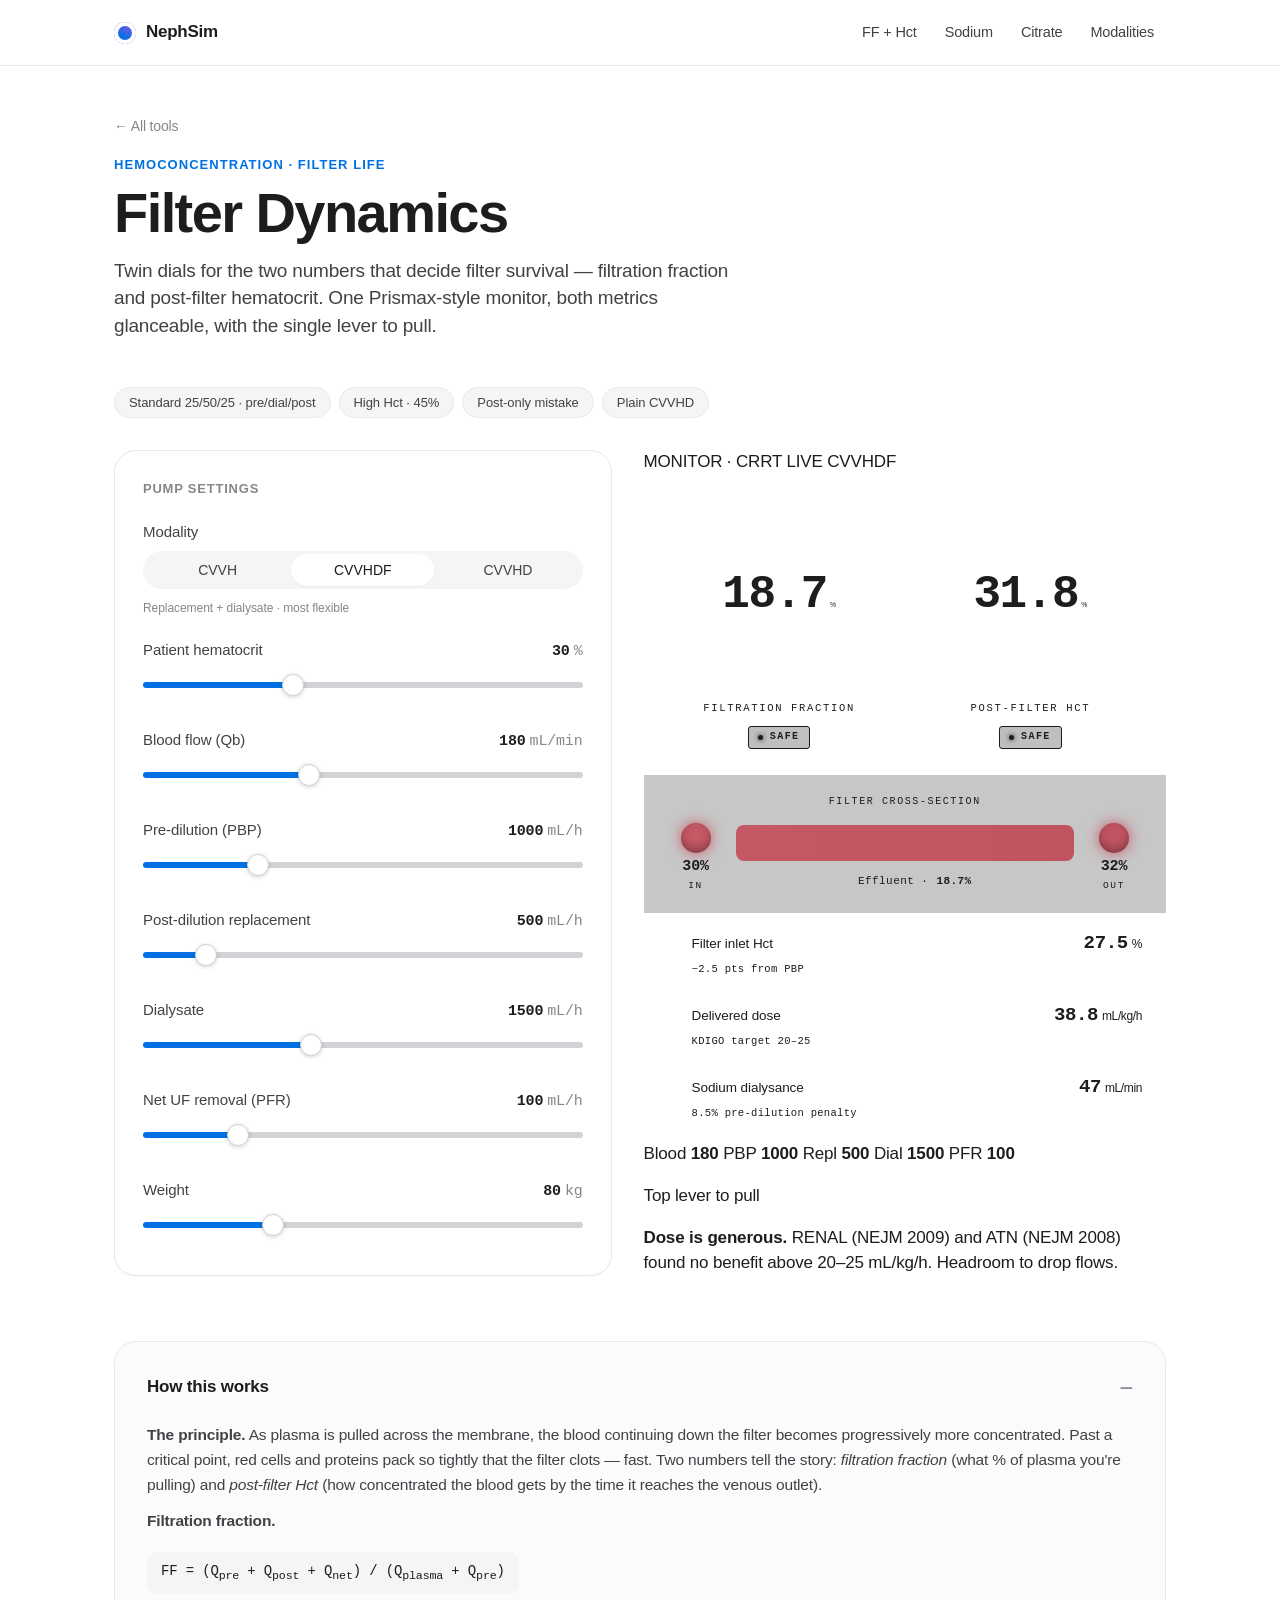
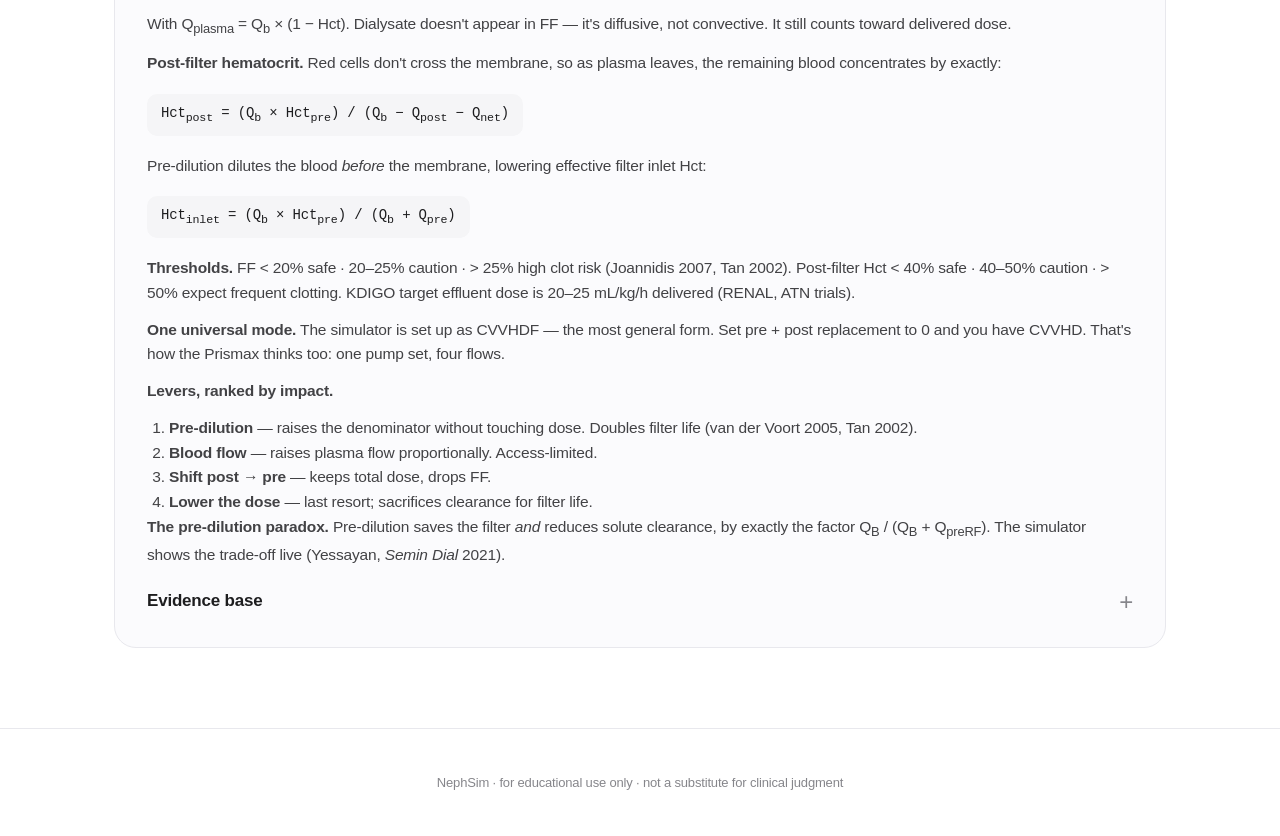
<file: tools/filtration-fraction.html>
<!DOCTYPE html>
<html lang="en">
<head>
<meta charset="UTF-8" />
<meta name="viewport" content="width=device-width, initial-scale=1, viewport-fit=cover" />
<meta name="theme-color" content="#ffffff" media="(prefers-color-scheme: light)" />
<meta name="theme-color" content="#0a0a0a" media="(prefers-color-scheme: dark)" />
<title>Filter Dynamics · FF + Hct · NephSim</title>
<meta name="description" content="Live CRRT filter dynamics: filtration fraction + post-filter hematocrit on twin dials, with KDIGO-graded dose, sodium dialysance, and an evidence-based recommendation engine." />
<link rel="stylesheet" href="../assets/css/styles.css" />
<link rel="icon" href="data:image/svg+xml,%3Csvg xmlns='http://www.w3.org/2000/svg' viewBox='0 0 100 100'%3E%3Ctext y='.9em' font-size='90'%3E%E2%97%89%3C/text%3E%3C/svg%3E" />
<style>
  .src { font-size: 11.5px; color: var(--text-muted); letter-spacing: -0.005em; }
  .presets { display: flex; flex-wrap: wrap; gap: 8px; margin: 0 0 32px; }
  .preset-btn {
    background: var(--bg-input); border: 1px solid var(--line-soft);
    color: var(--text-soft); padding: 7px 14px; border-radius: var(--radius-pill);
    font-size: 13px; cursor: pointer; transition: all var(--dur) var(--ease);
    letter-spacing: -0.005em;
  }
  .preset-btn:hover { color: var(--text); border-color: var(--accent); background: var(--accent-soft); }
  .mode-hint {
    font-size: 12px; color: var(--text-muted); letter-spacing: -0.005em;
    margin: 10px 0 0; line-height: 1.5;
  }

  /* Hide the old machine bits we replaced */
  .machine-main, .machine-meter, .machine-statusrow, .machine-readouts { display: none !important; }

  /* ════ TWIN DIALS ════ */
  .dial-row {
    display: grid;
    grid-template-columns: 1fr 1fr;
    padding: 28px 12px 26px;
    position: relative;
    gap: 4px;
  }
  .dial-row::after {
    content: "";
    position: absolute;
    top: 30px; bottom: 26px; left: 50%;
    width: 1px;
    background: linear-gradient(180deg, transparent, var(--m-line) 20%, var(--m-line) 80%, transparent);
  }
  .dial {
    display: flex; flex-direction: column;
    align-items: center;
    --zone-color: var(--m-good);
    --zone-glow:  rgba(48,209,88,0.40);
  }
  .dial[data-zone="warn"] { --zone-color: var(--m-warn); --zone-glow: rgba(255,214,10,0.40); }
  .dial[data-zone="bad"]  { --zone-color: var(--m-bad);  --zone-glow: rgba(255,69,58,0.45); }

  .dial-graphic {
    position: relative;
    width: clamp(150px, 42vw, 184px);
    height: clamp(150px, 42vw, 184px);
  }
  .dial-graphic svg { width: 100%; height: 100%; display: block; overflow: visible; }
  .dial-track {
    fill: none;
    stroke: rgba(255,255,255,0.05);
    stroke-width: 9;
  }
  .dial-arc {
    fill: none;
    stroke: var(--zone-color);
    stroke-width: 9;
    stroke-linecap: round;
    stroke-dasharray: 364.42;     /* 2π × 58 */
    stroke-dashoffset: 364.42;
    transition: stroke-dashoffset 480ms cubic-bezier(0.2,0.7,0.2,1),
                stroke 280ms cubic-bezier(0.2,0.7,0.2,1);
    filter: drop-shadow(0 0 7px var(--zone-glow));
  }
  /* Threshold tick marks on the dial track */
  .dial-tick {
    stroke: var(--m-text-dim);
    stroke-width: 1.6;
    opacity: 0.45;
  }

  .dial-center {
    position: absolute;
    top: 50%; left: 50%;
    transform: translate(-50%, -50%);
    text-align: center;
    line-height: 1;
    white-space: nowrap;
  }
  .dial-value {
    font-family: var(--font-mono);
    font-size: clamp(34px, 7.2vw, 46px);
    font-weight: 600;
    font-variant-numeric: tabular-nums;
    color: var(--m-text);
    letter-spacing: -0.03em;
    text-shadow: 0 0 12px rgba(255,255,255,0.04);
  }
  .dial-unit {
    font-size: 0.40em;
    color: var(--m-text-dim);
    margin-left: 3px;
    font-weight: 500;
    letter-spacing: 0;
  }
  .dial-label {
    margin-top: 14px;
    font-family: var(--font-mono);
    font-size: 10.5px;
    letter-spacing: 0.16em;
    text-transform: uppercase;
    color: var(--m-text-dim);
    font-weight: 500;
    text-align: center;
  }
  .dial-zone {
    margin-top: 9px;
    display: inline-flex;
    align-items: center;
    padding: 3px 10px 3px 9px;
    border-radius: 3px;
    font-family: var(--font-mono);
    font-size: 10px;
    letter-spacing: 0.14em;
    font-weight: 700;
    border: 1px solid currentColor;
    color: var(--zone-color);
    background: rgba(0,0,0,0.25);
  }
  .dial-zone .dot {
    width: 5px; height: 5px;
    border-radius: 50%;
    background: currentColor;
    box-shadow: 0 0 5px currentColor;
    margin-right: 7px;
  }

  /* ════ FILTER CROSS-SECTION (refined) ════ */
  .machine-viz {
    padding: 20px 24px 22px;
    background: rgba(0,0,0,0.22);
    border-top: 1px solid var(--m-line);
    border-bottom: 1px solid var(--m-line);
  }
  .machine-viz-label {
    margin: 0 0 14px;
    font-family: var(--font-mono);
    font-size: 10px;
    letter-spacing: 0.16em;
    text-transform: uppercase;
    color: var(--m-text-dim);
    font-weight: 500;
    text-align: center;
  }
  .viz-flow {
    display: grid;
    grid-template-columns: auto 1fr auto;
    align-items: center;
    gap: 12px;
  }
  .viz-port {
    display: flex; flex-direction: column;
    align-items: center; gap: 6px;
    min-width: 56px;
  }
  .viz-port-dot {
    width: 30px; height: 30px;
    border-radius: 50%;
    background: currentColor;
    box-shadow: 0 0 14px currentColor, inset 0 -4px 8px rgba(0,0,0,0.30);
    transition: background-color 280ms cubic-bezier(0.2,0.7,0.2,1);
  }
  .viz-port-value {
    font-family: var(--font-mono);
    font-size: 15px; font-weight: 600;
    color: var(--m-text);
    font-variant-numeric: tabular-nums;
    line-height: 1;
  }
  .viz-port-name {
    font-family: var(--font-mono);
    font-size: 9.5px;
    letter-spacing: 0.18em;
    text-transform: uppercase;
    color: var(--m-text-dim);
    line-height: 1;
    margin-top: 1px;
  }
  .viz-bar-wrap { position: relative; }
  .viz-bar {
    height: 36px;
    border-radius: 8px;
    background: linear-gradient(90deg, var(--viz-in, #e87884) 0%, var(--viz-out, #b34050) 100%);
    box-shadow: inset 0 0 0 1px var(--m-line), inset 0 0 18px rgba(0,0,0,0.30);
    transition: background 280ms cubic-bezier(0.2,0.7,0.2,1);
    position: relative;
    overflow: hidden;
  }
  /* Hollow-fiber lines */
  .viz-bar::before {
    content: "";
    position: absolute; inset: 0;
    background-image: linear-gradient(180deg, transparent 49.5%, rgba(255,255,255,0.12) 50%, transparent 50.5%);
    background-size: 100% 8px;
    background-repeat: repeat-y;
  }
  .viz-effluent {
    margin-top: 12px;
    display: flex; align-items: center; justify-content: center; gap: 8px;
    font-family: var(--font-mono);
    font-size: 11px;
    color: var(--m-text-dim);
    letter-spacing: 0.04em;
  }
  .viz-effluent-arrow {
    width: 0; height: 0;
    border-left: 6px solid transparent;
    border-right: 6px solid transparent;
    border-top: 8px solid var(--m-accent);
    filter: drop-shadow(0 0 5px var(--m-accent));
  }
  .viz-effluent b {
    color: var(--m-text); font-weight: 600;
    font-variant-numeric: tabular-nums;
  }

  /* ════ INFO ROWS (replaces tile grid) ════ */
  .machine-info { padding: 4px 0 8px; }
  .info-row {
    display: flex;
    flex-wrap: wrap;
    align-items: baseline;
    gap: 0 12px;
    padding: 13px 24px 12px;
    border-bottom: 1px solid var(--m-line-soft);
  }
  .info-row:last-child { border-bottom: none; }
  .info-icon {
    width: 8px; height: 8px;
    border-radius: 50%;
    background: var(--c, var(--m-accent));
    box-shadow: 0 0 5px var(--c, var(--m-accent));
    align-self: center;
    flex-shrink: 0;
    margin-right: 4px;
  }
  .info-label {
    font-family: var(--font);
    font-size: 13.5px;
    color: var(--m-text-soft);
    flex: 1;
    letter-spacing: -0.005em;
  }
  .info-value {
    font-family: var(--font-mono);
    font-size: 19px;
    font-weight: 600;
    color: var(--m-text);
    font-variant-numeric: tabular-nums;
    letter-spacing: -0.02em;
  }
  .info-value.is-good { color: var(--m-good); }
  .info-value.is-warn { color: var(--m-warn); }
  .info-value.is-bad  { color: var(--m-bad); }
  .info-value .info-unit {
    font-family: var(--font);
    font-size: 12px;
    color: var(--m-text-dim);
    margin-left: 4px;
    font-weight: 500;
  }
  .info-sub {
    width: 100%;
    font-family: var(--font-mono);
    font-size: 10.5px;
    color: var(--m-text-dim);
    letter-spacing: 0.03em;
    padding-left: 24px;
    margin-top: 4px;
  }

  /* Mobile niceties */
  @media (max-width: 880px) {
    .sim-grid > .panel   { order: 2; }
    .sim-grid > .machine { order: 1; }
  }
  @media (max-width: 480px) {
    .dial-row { padding: 22px 6px 22px; gap: 0; }
    .viz-flow { gap: 8px; }
    .viz-port-dot { width: 26px; height: 26px; }
    .viz-bar { height: 30px; }
    .info-row { padding: 12px 18px 11px; }
    .info-sub { padding-left: 18px; }
  }
</style>
</head>
<body>

<header class="nav">
  <div class="nav-inner">
    <a class="brand" href="../"><span class="brand-mark"></span><span class="brand-text">NephSim</span></a>
    <nav class="nav-links">
      <a href="filtration-fraction.html">FF + Hct</a>
      <a href="crrt-na.html">Sodium</a>
      <a href="citrate.html">Citrate</a>
      <a href="modalities.html">Modalities</a>
    </nav>
  </div>
</header>

<main class="sim-shell">
  <a class="sim-back" href="../">← All tools</a>
  <p class="sim-eyebrow">Hemoconcentration · Filter life</p>
  <h1 class="sim-title">Filter Dynamics</h1>
  <p class="sim-lede">Twin dials for the two numbers that decide filter survival — filtration fraction and post-filter hematocrit. One Prismax-style monitor, both metrics glanceable, with the single lever to pull.</p>

  <!-- Quick presets -->
  <div class="presets" id="presets">
    <button class="preset-btn" data-preset="brcu">Standard 25/50/25 · pre/dial/post</button>
    <button class="preset-btn" data-preset="high-hct">High Hct · 45%</button>
    <button class="preset-btn" data-preset="post-only">Post-only mistake</button>
    <button class="preset-btn" data-preset="cvvhd">Plain CVVHD</button>
  </div>

  <div class="sim-grid">

    <!-- INPUTS -->
    <aside class="panel">
      <h2 class="panel-title">Pump settings</h2>

      <!-- Modality selector — pre/post/dial visibility follows -->
      <div class="field">
        <div class="field-label" style="margin-bottom:8px;">Modality</div>
        <div class="segmented" id="seg-mod">
          <button data-value="CVVH">CVVH</button>
          <button class="active" data-value="CVVHDF">CVVHDF</button>
          <button data-value="CVVHD">CVVHD</button>
        </div>
        <p class="mode-hint" id="mode-hint">Replacement + dialysate · most flexible</p>
      </div>

      <!-- Patient -->
      <div class="field">
        <div class="field-row">
          <span class="field-label">Patient hematocrit</span>
          <span class="field-value"><span id="v-hct">30</span><span class="field-unit">%</span></span>
        </div>
        <input id="i-hct" type="range" min="15" max="60" step="1" value="30" />
      </div>

      <div class="field">
        <div class="field-row">
          <span class="field-label">Blood flow (Qb)</span>
          <span class="field-value"><span id="v-bfr">180</span><span class="field-unit">mL/min</span></span>
        </div>
        <input id="i-bfr" type="range" min="50" max="400" step="10" value="180" />
      </div>

      <!-- Pre-dilution: shown for CVVH + CVVHDF -->
      <div class="field" data-show="pre">
        <div class="field-row">
          <span class="field-label">Pre-dilution (PBP)</span>
          <span class="field-value"><span id="v-pre">1000</span><span class="field-unit">mL/h</span></span>
        </div>
        <input id="i-pre" type="range" min="0" max="4000" step="100" value="1000" />
      </div>

      <!-- Post-dilution: shown for CVVH + CVVHDF -->
      <div class="field" data-show="post">
        <div class="field-row">
          <span class="field-label">Post-dilution replacement</span>
          <span class="field-value"><span id="v-post">500</span><span class="field-unit">mL/h</span></span>
        </div>
        <input id="i-post" type="range" min="0" max="4000" step="100" value="500" />
      </div>

      <!-- Dialysate: shown for CVVHDF + CVVHD -->
      <div class="field" data-show="dial">
        <div class="field-row">
          <span class="field-label">Dialysate</span>
          <span class="field-value"><span id="v-dial">1500</span><span class="field-unit">mL/h</span></span>
        </div>
        <input id="i-dial" type="range" min="0" max="4000" step="100" value="1500" />
      </div>

      <div class="field">
        <div class="field-row">
          <span class="field-label">Net UF removal (PFR)</span>
          <span class="field-value"><span id="v-net">100</span><span class="field-unit">mL/h</span></span>
        </div>
        <input id="i-net" type="range" min="0" max="500" step="10" value="100" />
      </div>

      <div class="field">
        <div class="field-row">
          <span class="field-label">Weight</span>
          <span class="field-value"><span id="v-wt">80</span><span class="field-unit">kg</span></span>
        </div>
        <input id="i-wt" type="range" min="40" max="180" step="1" value="80" />
      </div>
    </aside>

    <!-- RESULT — Prismax-style monitor -->
    <section class="machine">
      <div class="machine-top">
        <span class="machine-brand">MONITOR · CRRT</span>
        <span class="machine-status"><span class="dot"></span> LIVE</span>
        <span class="machine-mode" id="m-mode">CVVHDF</span>
      </div>

      <!-- Twin dials hero -->
      <div class="dial-row">
        <!-- FF dial -->
        <div class="dial" id="dial-ff" data-zone="good">
          <div class="dial-graphic">
            <svg viewBox="0 0 140 140" aria-hidden="true">
              <circle class="dial-track" cx="70" cy="70" r="58"/>
              <!-- Threshold ticks: 20% and 25% on a 0-40 scale -->
              <line class="dial-tick" x1="70" y1="6"  x2="70" y2="14"
                    transform="rotate(180 70 70)"/>
              <line class="dial-tick" x1="70" y1="6"  x2="70" y2="14"
                    transform="rotate(225 70 70)"/>
              <circle class="dial-arc" cx="70" cy="70" r="58"
                      id="dial-ff-arc" transform="rotate(-90 70 70)"/>
            </svg>
            <div class="dial-center">
              <span class="dial-value" id="r-ff">—</span><span class="dial-unit">%</span>
            </div>
          </div>
          <span class="dial-label">Filtration Fraction</span>
          <span class="dial-zone" id="r-ff-zone"><span class="dot"></span>—</span>
        </div>

        <!-- Hct dial -->
        <div class="dial" id="dial-hct" data-zone="good">
          <div class="dial-graphic">
            <svg viewBox="0 0 140 140" aria-hidden="true">
              <circle class="dial-track" cx="70" cy="70" r="58"/>
              <!-- Threshold ticks: 40% and 50% on a 0-70 scale → 205.7° and 257.1° -->
              <line class="dial-tick" x1="70" y1="6"  x2="70" y2="14"
                    transform="rotate(205.7 70 70)"/>
              <line class="dial-tick" x1="70" y1="6"  x2="70" y2="14"
                    transform="rotate(257.1 70 70)"/>
              <circle class="dial-arc" cx="70" cy="70" r="58"
                      id="dial-hct-arc" transform="rotate(-90 70 70)"/>
            </svg>
            <div class="dial-center">
              <span class="dial-value" id="r-hctout">—</span><span class="dial-unit">%</span>
            </div>
          </div>
          <span class="dial-label">Post-filter Hct</span>
          <span class="dial-zone" id="r-hctout-zone"><span class="dot"></span>—</span>
        </div>
      </div>

      <!-- Filter cross-section -->
      <div class="machine-viz">
        <p class="machine-viz-label">Filter cross-section</p>
        <div class="viz-flow">
          <div class="viz-port" id="viz-in">
            <span class="viz-port-dot"></span>
            <span class="viz-port-value" id="viz-in-val">30%</span>
            <span class="viz-port-name">In</span>
          </div>
          <div class="viz-bar-wrap">
            <div class="viz-bar" id="viz-bar"></div>
            <div class="viz-effluent">
              <span class="viz-effluent-arrow"></span>
              Effluent · <b id="viz-eff">—%</b>
            </div>
          </div>
          <div class="viz-port" id="viz-out">
            <span class="viz-port-dot"></span>
            <span class="viz-port-value" id="viz-out-val">32%</span>
            <span class="viz-port-name">Out</span>
          </div>
        </div>
      </div>

      <!-- Compact info rows -->
      <div class="machine-info">
        <div class="info-row">
          <span class="info-icon" style="--c:var(--pump-pbp)"></span>
          <span class="info-label">Filter inlet Hct</span>
          <span class="info-value" id="r-hctin">—<span class="info-unit">%</span></span>
          <span class="info-sub" id="r-hctin-sub">after pre-dilution</span>
        </div>
        <div class="info-row">
          <span class="info-icon" style="--c:var(--pump-dial)"></span>
          <span class="info-label">Delivered dose</span>
          <span class="info-value" id="r-dose">—<span class="info-unit">mL/kg/h</span></span>
          <span class="info-sub">KDIGO target 20–25</span>
        </div>
        <div class="info-row">
          <span class="info-icon" style="--c:var(--pump-replace)"></span>
          <span class="info-label">Sodium dialysance</span>
          <span class="info-value" id="r-dna">—<span class="info-unit">mL/min</span></span>
          <span class="info-sub" id="r-pen-sub">— penalty</span>
        </div>
      </div>

      <div class="machine-pumps">
        <span class="pump pump-blood"><span class="dot"></span> Blood <b id="p-bfr">180</b></span>
        <span class="pump pump-pbp"><span class="dot"></span> PBP <b id="p-pre">1000</b></span>
        <span class="pump pump-replace"><span class="dot"></span> Repl <b id="p-post">500</b></span>
        <span class="pump pump-dial"><span class="dot"></span> Dial <b id="p-dial">1500</b></span>
        <span class="pump pump-pfr"><span class="dot"></span> PFR <b id="p-net">100</b></span>
      </div>

      <div class="machine-rec">
        <p class="machine-rec-label">Top lever to pull</p>
        <p class="machine-rec-text" id="rec-text">—</p>
      </div>
    </section>

  </div>

  <!-- HOW IT WORKS -->
  <div class="explainer">
    <details open>
      <summary>How this works</summary>
      <div class="explainer-body">
        <p><strong>The principle.</strong> As plasma is pulled across the membrane, the blood continuing down the filter becomes progressively more concentrated. Past a critical point, red cells and proteins pack so tightly that the filter clots — fast. Two numbers tell the story: <em>filtration fraction</em> (what % of plasma you're pulling) and <em>post-filter Hct</em> (how concentrated the blood gets by the time it reaches the venous outlet).</p>
        <p><strong>Filtration fraction.</strong></p>
        <p><span class="formula">FF = (Q<sub>pre</sub> + Q<sub>post</sub> + Q<sub>net</sub>) / (Q<sub>plasma</sub> + Q<sub>pre</sub>)</span></p>
        <p>With Q<sub>plasma</sub> = Q<sub>b</sub> × (1 − Hct). Dialysate doesn't appear in FF — it's diffusive, not convective. It still counts toward delivered dose.</p>
        <p><strong>Post-filter hematocrit.</strong> Red cells don't cross the membrane, so as plasma leaves, the remaining blood concentrates by exactly:</p>
        <p><span class="formula">Hct<sub>post</sub> = (Q<sub>b</sub> × Hct<sub>pre</sub>) / (Q<sub>b</sub> − Q<sub>post</sub> − Q<sub>net</sub>)</span></p>
        <p>Pre-dilution dilutes the blood <em>before</em> the membrane, lowering effective filter inlet Hct:</p>
        <p><span class="formula">Hct<sub>inlet</sub> = (Q<sub>b</sub> × Hct<sub>pre</sub>) / (Q<sub>b</sub> + Q<sub>pre</sub>)</span></p>
        <p><strong>Thresholds.</strong> FF &lt; 20% safe · 20–25% caution · &gt; 25% high clot risk (Joannidis 2007, Tan 2002). Post-filter Hct &lt; 40% safe · 40–50% caution · &gt; 50% expect frequent clotting. KDIGO target effluent dose is 20–25 mL/kg/h delivered (RENAL, ATN trials).</p>
        <p><strong>One universal mode.</strong> The simulator is set up as CVVHDF — the most general form. Set pre + post replacement to 0 and you have CVVHD. That's how the Prismax thinks too: one pump set, four flows.</p>
        <p><strong>Levers, ranked by impact.</strong></p>
        <ol style="padding-left:22px;margin:8px 0 0;">
          <li><strong>Pre-dilution</strong> — raises the denominator without touching dose. Doubles filter life (van der Voort 2005, Tan 2002).</li>
          <li><strong>Blood flow</strong> — raises plasma flow proportionally. Access-limited.</li>
          <li><strong>Shift post → pre</strong> — keeps total dose, drops FF.</li>
          <li><strong>Lower the dose</strong> — last resort; sacrifices clearance for filter life.</li>
        </ol>
        <p><strong>The pre-dilution paradox.</strong> Pre-dilution saves the filter <em>and</em> reduces solute clearance, by exactly the factor Q<sub>B</sub> / (Q<sub>B</sub> + Q<sub>preRF</sub>). The simulator shows the trade-off live (Yessayan, <em>Semin Dial</em> 2021).</p>
      </div>
    </details>

    <details style="margin-top:16px;">
      <summary>Evidence base</summary>
      <div class="explainer-body">
        <p><strong>Filter-life / FF threshold:</strong> Joannidis M, Oudemans-van Straaten HM. Clinical review: patency of the circuit in continuous renal replacement therapy. <em>Crit Care.</em> 2007;11:218.</p>
        <p><strong>Pre-dilution benefit:</strong> van der Voort PHJ et al. Filter run time in CVVH: pre- vs post-dilution and effect of nadroparin. <em>Int J Artif Organs.</em> 2005;28(4):371–377.</p>
        <p><strong>Filter-life observational data:</strong> Tan HK et al. Factors related to the haemodynamic and biochemical effects of CVVH. <em>Crit Care Med.</em> 2002;30:1518–1523.</p>
        <p><strong>Dose targets:</strong> KDIGO Clinical Practice Guideline for Acute Kidney Injury. <em>Kidney Int Suppl.</em> 2012;2:1–138.</p>
        <p><strong>RENAL trial:</strong> RENAL Replacement Therapy Study Investigators. Intensity of CRRT in critically ill patients. <em>NEJM.</em> 2009;361:1627–1638.</p>
        <p><strong>ATN trial:</strong> VA/NIH Acute Renal Failure Trial Network. Intensity of renal support in critically ill patients with AKI. <em>NEJM.</em> 2008;359:7–20.</p>
        <p><strong>Sodium dialysance correction:</strong> Yessayan L, Yee J, Frinak S, Szamosfalvi B. Management of dysnatremias with CRRT. <em>Semin Dial.</em> 2021;34(6):472–479.</p>
      </div>
    </details>
  </div>
</main>

<footer class="footer">
  <div class="footer-inner">
    <p>NephSim · for educational use only · not a substitute for clinical judgment</p>
  </div>
</footer>

<script src="../assets/js/shared.js"></script>
<script>
(() => {
  const $ = (id) => document.getElementById(id);
  const inputs = ['bfr','hct','pre','post','dial','net','wt'].map(k => ({k, el: $('i-'+k), v: $('v-'+k)}));

  // Modality drives which flow sliders are visible + what numbers feed the math
  let modality = 'CVVHDF';
  const MOD_VIS = {
    CVVH:   { pre: true,  post: true,  dial: false },
    CVVHDF: { pre: true,  post: true,  dial: true  },
    CVVHD:  { pre: false, post: false, dial: true  }
  };
  const MOD_HINT = {
    CVVH:   'Pure convection · replacement only, no dialysate',
    CVVHDF: 'Replacement + dialysate · most flexible',
    CVVHD:  'Pure diffusion · dialysate only, no replacement'
  };
  const MOD_DEFAULTS = {
    CVVH:   { pre: 1000, post: 1000, dial: 0    },
    CVVHDF: { pre: 500,  post: 500,  dial: 1000 },
    CVVHD:  { pre: 0,    post: 0,    dial: 2000 }
  };

  function applyModality(mod, opts) {
    const vis = MOD_VIS[mod];
    document.querySelectorAll('[data-show]').forEach(el => {
      const k = el.dataset.show;
      el.style.display = vis[k] ? '' : 'none';
    });
    $('mode-hint').textContent = MOD_HINT[mod];
    $('m-mode').textContent = mod;

    // Sync segmented button state
    $('seg-mod').querySelectorAll('button').forEach(b => {
      b.classList.toggle('active', b.dataset.value === mod);
    });

    // Apply mode default flows unless caller said skip
    if (!opts || !opts.skipDefaults) {
      const d = MOD_DEFAULTS[mod];
      $('i-pre').value  = d.pre;
      $('i-post').value = d.post;
      $('i-dial').value = d.dial;
    }
    // Hidden flows are forced to 0 so the math doesn't include them
    if (!vis.pre)  $('i-pre').value  = 0;
    if (!vis.post) $('i-post').value = 0;
    if (!vis.dial) $('i-dial').value = 0;

    inputs.forEach(i => NephSim.bindRangeFill(i.el));
  }

  NephSim.bindSegmented($('seg-mod'), (val) => {
    modality = val;
    applyModality(val);
    compute();
  });

  // Presets — include a modality token so the segmented control follows
  const presets = {
    brcu:       { mod: 'CVVHDF', bfr: 200, hct: 30, pre: 500,  post: 500,  dial: 1000, net: 100, wt: 80 },
    'high-hct': { mod: 'CVVH',   bfr: 180, hct: 45, pre: 1000, post: 1000, dial: 0,    net: 100, wt: 75 },
    'post-only':{ mod: 'CVVH',   bfr: 150, hct: 35, pre: 0,    post: 2200, dial: 0,    net: 150, wt: 75 },
    cvvhd:      { mod: 'CVVHD',  bfr: 200, hct: 30, pre: 0,    post: 0,    dial: 2500, net: 100, wt: 80 }
  };
  $('presets').addEventListener('click', (e) => {
    const btn = e.target.closest('.preset-btn');
    if (!btn) return;
    const p = presets[btn.dataset.preset];
    if (!p) return;
    modality = p.mod;
    applyModality(p.mod, { skipDefaults: true });
    $('i-bfr').value  = p.bfr;
    $('i-hct').value  = p.hct;
    $('i-pre').value  = p.pre;
    $('i-post').value = p.post;
    $('i-dial').value = p.dial;
    $('i-net').value  = p.net;
    $('i-wt').value   = p.wt;
    inputs.forEach(i => NephSim.bindRangeFill(i.el));
    compute();
  });

  // Dial circumference = 2π × 58
  const DIAL_CIRC = 2 * Math.PI * 58;

  function paintDial(value, t, ids) {
    const dial = $(ids.dial);
    const arc  = $(ids.arc);
    const valE = $(ids.val);
    const zone = $(ids.zone);

    if (!Number.isFinite(value)) {
      arc.style.strokeDashoffset = DIAL_CIRC;
      valE.textContent = '—';
      dial.dataset.zone = 'good';
      zone.innerHTML = '<span class="dot"></span>—';
      return;
    }

    const pct = Math.max(0, Math.min(1, value / t.max));
    arc.style.strokeDashoffset = DIAL_CIRC * (1 - pct);

    let z = 'good', label = 'SAFE';
    if (value >= t.bad)       { z = 'bad';  label = 'HIGH RISK'; }
    else if (value >= t.warn) { z = 'warn'; label = 'CAUTION'; }
    dial.dataset.zone = z;
    zone.innerHTML = `<span class="dot"></span>${label}`;
    valE.textContent = value.toFixed(1);
  }

  function paintViz(Hct, HctOut, FF) {
    const colorAt = (h) => {
      const tt = Math.max(0, Math.min(1, (h - 0.15) / (0.60 - 0.15)));
      const r = Math.round(232 + (130 - 232) * tt);
      const g = Math.round(120 + (24  - 120) * tt);
      const b = Math.round(132 + (40  - 132) * tt);
      return `rgb(${r},${g},${b})`;
    };
    const fluidIn  = colorAt(Hct);
    const fluidOut = colorAt(Number.isFinite(HctOut) ? HctOut/100 : Hct);

    const bar = $('viz-bar');
    bar.style.setProperty('--viz-in',  fluidIn);
    bar.style.setProperty('--viz-out', fluidOut);

    const inDot  = document.querySelector('#viz-in  .viz-port-dot');
    const outDot = document.querySelector('#viz-out .viz-port-dot');
    inDot.style.background  = fluidIn;
    inDot.style.boxShadow   = `0 0 14px ${fluidIn}, inset 0 -4px 8px rgba(0,0,0,0.30)`;
    outDot.style.background = fluidOut;
    outDot.style.boxShadow  = `0 0 14px ${fluidOut}, inset 0 -4px 8px rgba(0,0,0,0.30)`;

    $('viz-in-val').textContent  = `${(Hct*100).toFixed(0)}%`;
    $('viz-out-val').textContent = Number.isFinite(HctOut) ? `${HctOut.toFixed(0)}%` : '—';
    $('viz-eff').textContent     = Number.isFinite(FF) ? `${FF.toFixed(1)}%` : '—';
  }

  function compute() {
    const BFR  = parseFloat($('i-bfr').value);
    const Hct  = parseFloat($('i-hct').value)/100;
    const Qpre_mLh  = parseFloat($('i-pre').value);
    const Qpost_mLh = parseFloat($('i-post').value);
    const Qdial_mLh = parseFloat($('i-dial').value);
    const Qnet_mLh  = parseFloat($('i-net').value);
    const Wt        = parseFloat($('i-wt').value);

    inputs.forEach(i => i.v.textContent = $('i-'+i.k).value);

    // Pump status row
    $('p-bfr').textContent  = BFR;
    $('p-pre').textContent  = Qpre_mLh;
    $('p-post').textContent = Qpost_mLh;
    $('p-dial').textContent = Qdial_mLh;
    $('p-net').textContent  = Qnet_mLh;
    // (m-mode is driven by applyModality, not auto-detected)

    const Qpre  = Qpre_mLh / 60;
    const Qpost = Qpost_mLh / 60;
    const Qnet  = Qnet_mLh / 60;

    const Qp = BFR * (1 - Hct);
    const Qconv = Qpre + Qpost + Qnet;
    const FF = (Qp + Qpre) > 0 ? (Qconv / (Qp + Qpre)) * 100 : NaN;

    const denomHct = BFR - Qpost - Qnet;
    const HctOut = denomHct > 0 ? (BFR * Hct) / denomHct * 100 : NaN;
    const HctIn  = (BFR + Qpre) > 0 ? (BFR * Hct) / (BFR + Qpre) * 100 : NaN;
    const preDilutionDrop = Number.isFinite(HctIn) ? (Hct * 100 - HctIn) : 0;

    const totalEffluent = Qpre_mLh + Qpost_mLh + Qdial_mLh + Qnet_mLh;
    const dose = totalEffluent / Wt;

    const BFRh = BFR * 60;
    const convDiff_mLh = Qpre_mLh + Qpost_mLh + Qdial_mLh + Qnet_mLh;
    const Dna_mLh = (BFRh + Qpre_mLh) > 0 ? (BFRh * convDiff_mLh) / (BFRh + Qpre_mLh) : NaN;
    const Dna_mLmin = Dna_mLh / 60;
    const penalty = convDiff_mLh > 0 ? (1 - Dna_mLh / convDiff_mLh) * 100 : 0;

    // Twin dials
    paintDial(FF,     { warn: 20, bad: 25, max: 40 }, { dial: 'dial-ff',  arc: 'dial-ff-arc',  zone: 'r-ff-zone',     val: 'r-ff' });
    paintDial(HctOut, { warn: 40, bad: 50, max: 70 }, { dial: 'dial-hct', arc: 'dial-hct-arc', zone: 'r-hctout-zone', val: 'r-hctout' });

    // Info rows
    $('r-hctin').innerHTML = (Number.isFinite(HctIn) ? NephSim.fmt.one(HctIn) : '—') + '<span class="info-unit">%</span>';
    $('r-dose').innerHTML  = (Number.isFinite(dose) ? NephSim.fmt.one(dose) : '—')  + '<span class="info-unit">mL/kg/h</span>';
    $('r-dna').innerHTML   = (Number.isFinite(Dna_mLmin) ? NephSim.fmt.int(Dna_mLmin) : '—') + '<span class="info-unit">mL/min</span>';

    $('r-pen-sub').textContent = penalty > 0.05
      ? `${NephSim.fmt.one(penalty)}% pre-dilution penalty`
      : 'no pre-dilution penalty';
    $('r-hctin-sub').textContent = preDilutionDrop > 0.1
      ? `−${preDilutionDrop.toFixed(1)} pts from PBP`
      : 'no pre-dilution';

    // KDIGO-graded dose coloring (info row)
    const doseEl = $('r-dose');
    doseEl.classList.remove('is-good','is-warn','is-bad');
    if (Number.isFinite(dose)) {
      if (dose < 18)       doseEl.classList.add('is-bad');
      else if (dose < 20)  doseEl.classList.add('is-warn');
      else if (dose <= 25) doseEl.classList.add('is-good');
      else                 doseEl.classList.add('is-warn');
    }

    paintViz(Hct, HctOut, FF);
    setRecommendation(FF, dose, Hct, BFR, Qpre_mLh, Qpost_mLh, Qdial_mLh, Qnet_mLh);
  }

  function setRecommendation(FF, dose, Hct, BFR, Qpre, Qpost, Qdial, Qnet) {
    const rec = $('rec-text');
    if (!Number.isFinite(FF)) { rec.textContent = '—'; return; }

    const idle = (Qpre + Qpost + Qdial + Qnet) === 0;
    if (idle) { rec.innerHTML = `<strong>No therapy delivered.</strong> Pumps are idle — set at least one flow.`; return; }

    if (FF >= 25) {
      if (Qpre < 2000) {
        rec.innerHTML = `<strong>Add pre-dilution.</strong> Raise PBP toward ${Math.min(2500, Qpre + 1000)} mL/h — best evidence-based first lever (van der Voort 2005).`;
      } else if (BFR < 250) {
        rec.innerHTML = `<strong>Raise blood flow.</strong> ${BFR} → ${BFR + 30} mL/min drops FF immediately if access tolerates.`;
      } else if (Qpre === 0 && Qpost === 0 && Qdial > 0) {
        rec.innerHTML = `<strong>Switch to CVVHDF.</strong> Pure CVVHD with high net UF runs hot — add ~1000 mL/h pre-dilution.`;
      } else {
        rec.innerHTML = `<strong>Reduce post / net UF.</strong> Pre-dilution and BFR are maxed — drop convective load to keep the filter alive.`;
      }
    } else if (FF >= 20) {
      if (Qpost > 0 && Qpre < 2000) {
        rec.innerHTML = `<strong>Shift post → pre.</strong> Move 500 mL/h from post-dilution to pre-dilution — same dose, lower FF.`;
      } else {
        rec.innerHTML = `<strong>Caution zone.</strong> FF will creep up as Hct rises (transfusions, net UF). Watch the post-filter Hct readout.`;
      }
    } else {
      if (dose < 20) {
        rec.innerHTML = `<strong>Dose below KDIGO target.</strong> Add ~${Math.ceil((22 - dose) * 80)} mL/h of effluent. Dialysate or post-RF clears more per mL than pre-RF (pre-dilution penalty).`;
      } else if (dose > 30) {
        rec.innerHTML = `<strong>Dose is generous.</strong> RENAL (NEJM 2009) and ATN (NEJM 2008) found no benefit above 20–25 mL/kg/h. Headroom to drop flows.`;
      } else {
        rec.innerHTML = `<strong>Dialed in.</strong> FF safe, dose 20–25 mL/kg/h. Recheck Hct trend and access pressures.`;
      }
    }
  }

  inputs.forEach(i => i.el.addEventListener('input', compute));
  applyModality(modality, { skipDefaults: true });
  compute();
})();
</script>
</body>
</html>
</file>
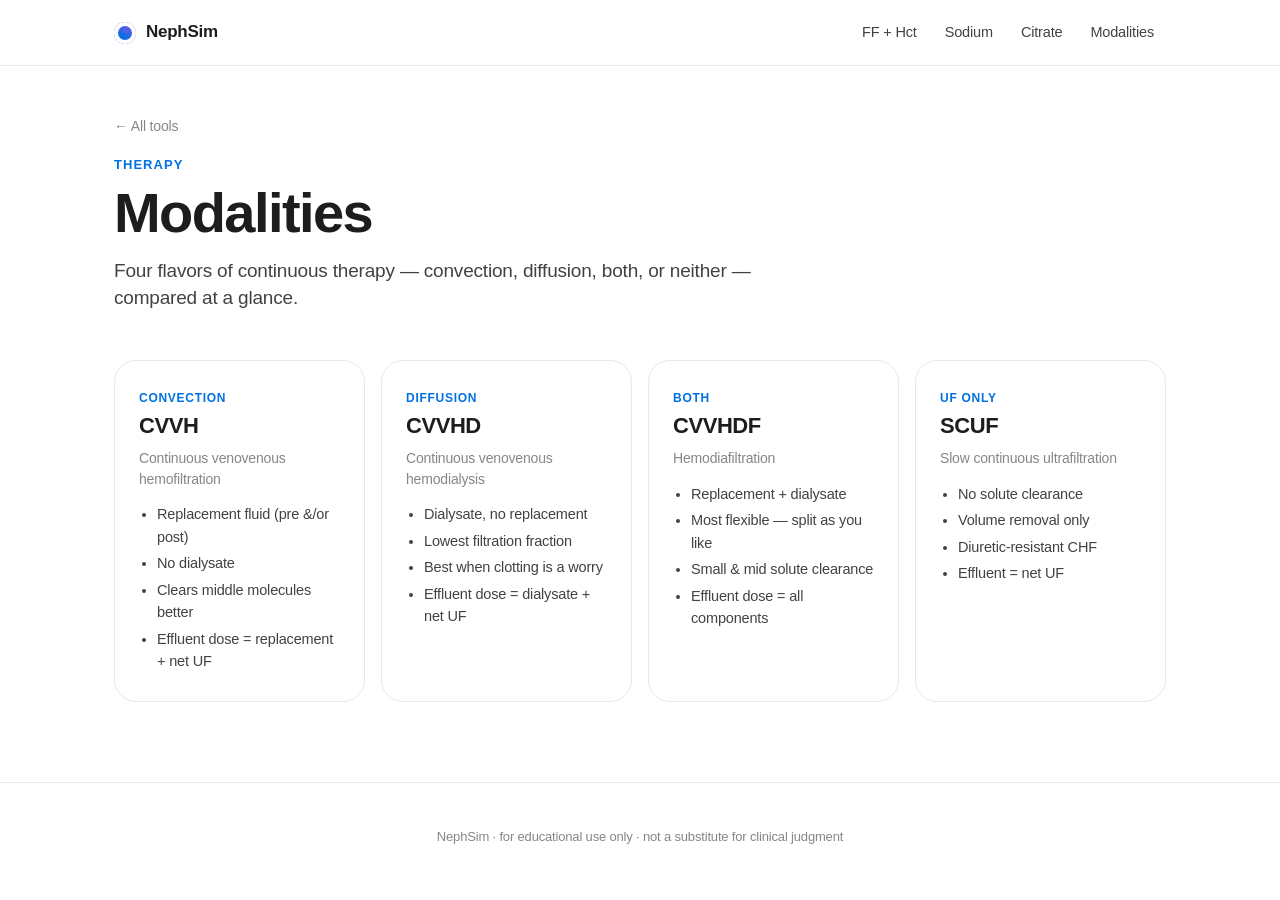
<file: tools/modalities.html>
<!DOCTYPE html>
<html lang="en">
<head>
<meta charset="UTF-8" />
<meta name="viewport" content="width=device-width, initial-scale=1, viewport-fit=cover" />
<meta name="theme-color" content="#ffffff" media="(prefers-color-scheme: light)" />
<meta name="theme-color" content="#0a0a0a" media="(prefers-color-scheme: dark)" />
<title>Modalities · NephSim</title>
<meta name="description" content="CVVH, CVVHD, CVVHDF and SCUF — compared and explained at a glance." />
<link rel="stylesheet" href="../assets/css/styles.css" />
<link rel="icon" href="data:image/svg+xml,%3Csvg xmlns='http://www.w3.org/2000/svg' viewBox='0 0 100 100'%3E%3Ctext y='.9em' font-size='90'%3E%E2%97%89%3C/text%3E%3C/svg%3E" />
</head>
<body>

<header class="nav">
  <div class="nav-inner">
    <a class="brand" href="../"><span class="brand-mark"></span><span class="brand-text">NephSim</span></a>
    <nav class="nav-links">
      <a href="filtration-fraction.html">FF + Hct</a>
      <a href="crrt-na.html">Sodium</a>
      <a href="citrate.html">Citrate</a>
      <a href="modalities.html">Modalities</a>
    </nav>
  </div>
</header>

<main class="sim-shell">
  <a class="sim-back" href="../">← All tools</a>
  <p class="sim-eyebrow">Therapy</p>
  <h1 class="sim-title">Modalities</h1>
  <p class="sim-lede">Four flavors of continuous therapy — convection, diffusion, both, or neither — compared at a glance.</p>

  <!-- Modality comparison -->
  <div class="modality-grid">
    <div class="mod-card">
      <span class="mod-tag">Convection</span>
      <h3>CVVH</h3>
      <p style="color:var(--text-muted);margin:6px 0 0;font-size:14px;">Continuous venovenous hemofiltration</p>
      <ul>
        <li>Replacement fluid (pre &/or post)</li>
        <li>No dialysate</li>
        <li>Clears middle molecules better</li>
        <li>Effluent dose = replacement + net UF</li>
      </ul>
    </div>
    <div class="mod-card">
      <span class="mod-tag">Diffusion</span>
      <h3>CVVHD</h3>
      <p style="color:var(--text-muted);margin:6px 0 0;font-size:14px;">Continuous venovenous hemodialysis</p>
      <ul>
        <li>Dialysate, no replacement</li>
        <li>Lowest filtration fraction</li>
        <li>Best when clotting is a worry</li>
        <li>Effluent dose = dialysate + net UF</li>
      </ul>
    </div>
    <div class="mod-card">
      <span class="mod-tag">Both</span>
      <h3>CVVHDF</h3>
      <p style="color:var(--text-muted);margin:6px 0 0;font-size:14px;">Hemodiafiltration</p>
      <ul>
        <li>Replacement + dialysate</li>
        <li>Most flexible — split as you like</li>
        <li>Small &amp; mid solute clearance</li>
        <li>Effluent dose = all components</li>
      </ul>
    </div>
    <div class="mod-card">
      <span class="mod-tag">UF only</span>
      <h3>SCUF</h3>
      <p style="color:var(--text-muted);margin:6px 0 0;font-size:14px;">Slow continuous ultrafiltration</p>
      <ul>
        <li>No solute clearance</li>
        <li>Volume removal only</li>
        <li>Diuretic-resistant CHF</li>
        <li>Effluent = net UF</li>
      </ul>
    </div>
  </div>

</main>

<footer class="footer">
  <div class="footer-inner"><p>NephSim · for educational use only · not a substitute for clinical judgment</p></div>
</footer>

<script src="../assets/js/shared.js"></script>
</body>
</html>
</file>
<file: assets/css/styles.css>
/* ============================================================
   NephSim — design system
   Inspired by Apple's editorial minimalism.
   Single accent. Generous space. Live numbers do the talking.
   ============================================================ */

:root {
  /* Palette — light */
  --bg: #ffffff;
  --bg-elev: #fbfbfd;
  --bg-card: #ffffff;
  --bg-input: #f5f5f7;
  --text: #1d1d1f;
  --text-soft: #424245;
  --text-muted: #86868b;
  --line: #d2d2d7;
  --line-soft: #e8e8ed;
  --accent: #0071e3;
  --accent-hover: #0077ed;
  --accent-soft: rgba(0, 113, 227, 0.08);
  --good: #34a853;
  --warn: #ff9f0a;
  --bad: #ff3b30;
  --shadow-sm: 0 1px 2px rgba(0,0,0,0.04);
  --shadow-md: 0 4px 16px rgba(0,0,0,0.06);
  --shadow-lg: 0 12px 40px rgba(0,0,0,0.08);

  /* Type */
  --font: -apple-system, BlinkMacSystemFont, "SF Pro Display", "SF Pro Text",
          "Inter", "Helvetica Neue", Helvetica, Arial, sans-serif;
  --font-mono: ui-monospace, "SF Mono", Menlo, Monaco, Consolas, monospace;

  /* Geometry */
  --radius-sm: 10px;
  --radius: 16px;
  --radius-lg: 22px;
  --radius-pill: 980px;

  /* Motion */
  --ease: cubic-bezier(0.2, 0.7, 0.2, 1);
  --dur: 280ms;
}

@media (prefers-color-scheme: dark) {
  :root {
    --bg: #000000;
    --bg-elev: #0a0a0a;
    --bg-card: #141416;
    --bg-input: #1c1c1e;
    --text: #f5f5f7;
    --text-soft: #d1d1d6;
    --text-muted: #8e8e93;
    --line: #2a2a2d;
    --line-soft: #1e1e21;
    --accent: #2997ff;
    --accent-hover: #4ea8ff;
    --accent-soft: rgba(41, 151, 255, 0.12);
    --shadow-sm: 0 1px 2px rgba(0,0,0,0.4);
    --shadow-md: 0 4px 16px rgba(0,0,0,0.5);
    --shadow-lg: 0 12px 40px rgba(0,0,0,0.6);
  }
}

/* ---------- base ---------- */
*, *::before, *::after { box-sizing: border-box; }
html, body { margin: 0; padding: 0; }
html { -webkit-font-smoothing: antialiased; -moz-osx-font-smoothing: grayscale; }
body {
  font-family: var(--font);
  color: var(--text);
  background: var(--bg);
  font-size: 17px;
  line-height: 1.47;
  letter-spacing: -0.01em;
  min-height: 100vh;
}
img, svg { display: block; max-width: 100%; }
a { color: var(--accent); text-decoration: none; }
a:hover { color: var(--accent-hover); }
button { font-family: inherit; }

/* ---------- nav ---------- */
.nav {
  position: sticky; top: 0; z-index: 50;
  background: rgba(255,255,255,0.72);
  backdrop-filter: saturate(180%) blur(20px);
  -webkit-backdrop-filter: saturate(180%) blur(20px);
  border-bottom: 1px solid var(--line-soft);
}
@media (prefers-color-scheme: dark) {
  .nav { background: rgba(0,0,0,0.72); }
}
.nav-inner {
  max-width: 1100px; margin: 0 auto;
  padding: 14px 24px;
  display: flex; align-items: center; justify-content: space-between;
}
.brand {
  display: inline-flex; align-items: center; gap: 10px;
  color: var(--text); font-weight: 600; font-size: 17px;
  letter-spacing: -0.015em;
}
.brand-mark {
  width: 22px; height: 22px; border-radius: 50%;
  background: conic-gradient(from 210deg, var(--accent), #5e5ce6, var(--accent));
  box-shadow: inset 0 0 0 4px var(--bg);
}
.brand-text { font-feature-settings: "ss01"; }
.nav-links {
  display: flex; gap: 4px; flex-wrap: wrap;
}
.nav-links a {
  color: var(--text-soft); font-size: 14.5px; font-weight: 500;
  padding: 8px 12px; border-radius: var(--radius-pill);
  transition: background var(--dur) var(--ease), color var(--dur) var(--ease);
}
.nav-links a:hover { background: var(--bg-input); color: var(--text); }

/* ---------- hero ---------- */
.hero { padding: 96px 24px 64px; }
.hero-inner { max-width: 880px; margin: 0 auto; text-align: center; }
.eyebrow {
  text-transform: uppercase; letter-spacing: 0.1em; font-size: 12.5px;
  color: var(--accent); font-weight: 600; margin: 0 0 14px;
}
.hero-title {
  font-size: clamp(44px, 7vw, 80px);
  line-height: 1.04;
  font-weight: 700;
  letter-spacing: -0.03em;
  margin: 0 0 18px;
  background: linear-gradient(180deg, var(--text) 0%, var(--text-soft) 100%);
  -webkit-background-clip: text;
  background-clip: text;
  color: transparent;
}
.hero-sub {
  font-size: clamp(18px, 2vw, 22px);
  color: var(--text-soft);
  max-width: 620px;
  margin: 0 auto 32px;
  line-height: 1.4;
  letter-spacing: -0.012em;
}
.hero-cta { display: flex; gap: 12px; justify-content: center; flex-wrap: wrap; }

.btn-primary, .btn-ghost {
  display: inline-flex; align-items: center; justify-content: center;
  padding: 14px 24px;
  border-radius: var(--radius-pill);
  font-size: 15.5px; font-weight: 500;
  border: 1px solid transparent;
  transition: all var(--dur) var(--ease);
  cursor: pointer;
  letter-spacing: -0.005em;
}
.btn-primary { background: var(--accent); color: #fff; }
.btn-primary:hover { background: var(--accent-hover); color: #fff; transform: translateY(-1px); }
.btn-ghost {
  background: transparent; color: var(--text);
  border-color: var(--line);
}
.btn-ghost:hover { background: var(--bg-input); border-color: var(--text-muted); }

/* ---------- tools grid ---------- */
.tools { padding: 24px 24px 80px; }
.tools-grid {
  max-width: 1100px; margin: 0 auto;
  display: grid;
  grid-template-columns: repeat(auto-fit, minmax(260px, 1fr));
  gap: 18px;
}
.card {
  position: relative;
  display: block;
  padding: 28px 28px 80px;
  border-radius: var(--radius-lg);
  background: var(--bg-card);
  border: 1px solid var(--line-soft);
  color: var(--text);
  min-height: 220px;
  transition: transform var(--dur) var(--ease), box-shadow var(--dur) var(--ease), border-color var(--dur) var(--ease);
  overflow: hidden;
}
.card:hover {
  transform: translateY(-3px);
  box-shadow: var(--shadow-lg);
  border-color: var(--line);
}
.card-accent {
  background: linear-gradient(160deg, var(--accent-soft), var(--bg-card) 60%);
}
.card-wide { grid-column: 1 / -1; min-height: 180px; }
.card-tag {
  display: inline-block;
  font-size: 12px; font-weight: 600; letter-spacing: 0.04em;
  color: var(--accent);
  text-transform: uppercase;
  margin-bottom: 14px;
}
.card-title {
  font-size: 26px; font-weight: 600; letter-spacing: -0.022em;
  margin: 0 0 6px;
}
.card-sub {
  color: var(--text-muted); font-size: 16px; margin: 0;
  letter-spacing: -0.01em;
}
.card-arrow {
  position: absolute; right: 28px; bottom: 24px;
  width: 40px; height: 40px;
  border-radius: 50%;
  display: inline-flex; align-items: center; justify-content: center;
  background: var(--bg-input);
  color: var(--text);
  font-size: 18px;
  transition: transform var(--dur) var(--ease), background var(--dur) var(--ease);
}
.card:hover .card-arrow { transform: translateX(4px); background: var(--accent); color: #fff; }

/* ---------- callout ---------- */
.callout {
  padding: 80px 24px 120px;
  background: var(--bg-elev);
  border-top: 1px solid var(--line-soft);
  border-bottom: 1px solid var(--line-soft);
}
.callout-inner {
  max-width: 720px; margin: 0 auto; text-align: center;
}
.callout h2 {
  font-size: clamp(32px, 4.5vw, 48px);
  font-weight: 700;
  letter-spacing: -0.025em;
  margin: 0 0 16px;
}
.callout p {
  font-size: 19px; color: var(--text-soft); margin: 0;
  line-height: 1.5; letter-spacing: -0.01em;
}

/* ---------- footer ---------- */
.footer {
  padding: 40px 24px;
  border-top: 1px solid var(--line-soft);
  background: var(--bg);
}
.footer-inner {
  max-width: 1100px; margin: 0 auto;
  text-align: center;
  color: var(--text-muted);
  font-size: 13px;
}
.footer p { margin: 4px 0; }
.footer-sub { color: var(--text-muted); opacity: 0.7; }

/* ============================================================
   Simulator pages — shared layout
   ============================================================ */

.sim-shell {
  max-width: 1100px;
  margin: 0 auto;
  padding: 48px 24px 80px;
}
.sim-back {
  font-size: 14px; color: var(--text-muted);
  margin-bottom: 18px; display: inline-block;
}
.sim-back:hover { color: var(--text); }
.sim-eyebrow {
  font-size: 13px; letter-spacing: 0.08em; text-transform: uppercase;
  color: var(--accent); font-weight: 600;
  margin: 0 0 10px;
}
.sim-title {
  font-size: clamp(36px, 5vw, 56px);
  font-weight: 700;
  letter-spacing: -0.028em;
  line-height: 1.05;
  margin: 0 0 14px;
}
.sim-lede {
  font-size: 19px; color: var(--text-soft);
  max-width: 640px; line-height: 1.45;
  margin: 0 0 48px; letter-spacing: -0.01em;
}

.sim-grid {
  display: grid;
  grid-template-columns: minmax(0, 1fr) minmax(0, 1.05fr);
  gap: 32px;
  align-items: start;
}
@media (max-width: 880px) {
  .sim-grid { grid-template-columns: 1fr; }
}

/* ---------- input panel ---------- */
.panel {
  background: var(--bg-card);
  border: 1px solid var(--line-soft);
  border-radius: var(--radius-lg);
  padding: 28px;
  box-shadow: var(--shadow-sm);
}
.panel-title {
  font-size: 13px; letter-spacing: 0.06em; text-transform: uppercase;
  color: var(--text-muted); font-weight: 600;
  margin: 0 0 22px;
}
.field { margin-bottom: 22px; }
.field:last-child { margin-bottom: 0; }
.field-row {
  display: flex; justify-content: space-between; align-items: baseline;
  margin-bottom: 8px;
}
.field-label {
  font-size: 15px; font-weight: 500; color: var(--text-soft);
  letter-spacing: -0.005em;
}
.field-value {
  font-family: var(--font-mono);
  font-size: 15px; font-weight: 600; color: var(--text);
  font-variant-numeric: tabular-nums;
}
.field-unit { color: var(--text-muted); font-weight: 400; margin-left: 4px; }

/* Custom range slider */
input[type="range"] {
  -webkit-appearance: none; appearance: none;
  width: 100%; height: 28px;
  background: transparent;
  cursor: pointer;
  margin: 0;
}
input[type="range"]::-webkit-slider-runnable-track {
  height: 6px; border-radius: 3px;
  background: linear-gradient(to right,
    var(--accent) 0%, var(--accent) var(--pct, 0%),
    var(--line) var(--pct, 0%), var(--line) 100%);
}
input[type="range"]::-moz-range-track {
  height: 6px; border-radius: 3px; background: var(--line);
}
input[type="range"]::-moz-range-progress {
  height: 6px; border-radius: 3px; background: var(--accent);
}
input[type="range"]::-webkit-slider-thumb {
  -webkit-appearance: none; appearance: none;
  width: 22px; height: 22px;
  border-radius: 50%;
  background: #fff;
  border: 1px solid var(--line);
  box-shadow: 0 1px 4px rgba(0,0,0,0.18);
  margin-top: -8px;
  transition: transform var(--dur) var(--ease), box-shadow var(--dur) var(--ease);
}
input[type="range"]::-moz-range-thumb {
  width: 22px; height: 22px;
  border-radius: 50%;
  background: #fff;
  border: 1px solid var(--line);
  box-shadow: 0 1px 4px rgba(0,0,0,0.18);
}
input[type="range"]:hover::-webkit-slider-thumb { transform: scale(1.08); }
input[type="range"]:active::-webkit-slider-thumb { transform: scale(1.18); }

/* number/select inputs */
.input-text, select.input-text {
  width: 100%;
  padding: 11px 14px;
  background: var(--bg-input);
  border: 1px solid transparent;
  border-radius: var(--radius-sm);
  color: var(--text);
  font-family: var(--font);
  font-size: 15px;
  font-variant-numeric: tabular-nums;
  transition: border-color var(--dur) var(--ease), background var(--dur) var(--ease);
}
.input-text:focus {
  outline: none;
  border-color: var(--accent);
  background: var(--bg-card);
}

.segmented {
  display: inline-flex;
  background: var(--bg-input);
  border-radius: var(--radius-pill);
  padding: 3px;
  gap: 2px;
  width: 100%;
}
.segmented button {
  flex: 1;
  border: 0;
  background: transparent;
  color: var(--text-soft);
  padding: 8px 14px;
  border-radius: var(--radius-pill);
  font-size: 14px; font-weight: 500;
  cursor: pointer;
  transition: all var(--dur) var(--ease);
}
.segmented button.active {
  background: var(--bg-card);
  color: var(--text);
  box-shadow: var(--shadow-sm);
}

/* ---------- result panel ---------- */
.result {
  background: var(--bg-card);
  border: 1px solid var(--line-soft);
  border-radius: var(--radius-lg);
  padding: 36px 32px;
  box-shadow: var(--shadow-sm);
}
.result-label {
  font-size: 13px; letter-spacing: 0.08em; text-transform: uppercase;
  color: var(--text-muted); font-weight: 600;
  margin: 0 0 8px;
}
.result-big {
  font-size: clamp(64px, 11vw, 104px);
  font-weight: 700;
  letter-spacing: -0.04em;
  line-height: 1;
  font-variant-numeric: tabular-nums;
  margin: 0;
  color: var(--text);
  transition: color var(--dur) var(--ease);
}
.result-big.is-good { color: var(--good); }
.result-big.is-warn { color: var(--warn); }
.result-big.is-bad  { color: var(--bad); }
.result-unit {
  font-size: 0.35em; color: var(--text-muted); font-weight: 500;
  letter-spacing: -0.01em; margin-left: 6px;
}
.result-caption {
  margin: 16px 0 0;
  color: var(--text-soft);
  font-size: 16px;
  letter-spacing: -0.005em;
}

.result-stats {
  margin-top: 28px;
  display: grid; grid-template-columns: repeat(auto-fit, minmax(120px, 1fr));
  gap: 14px;
  padding-top: 22px;
  border-top: 1px solid var(--line-soft);
}
.stat-label {
  font-size: 12px; text-transform: uppercase; letter-spacing: 0.06em;
  color: var(--text-muted); font-weight: 600;
  margin: 0 0 4px;
}
.stat-value {
  font-size: 22px; font-weight: 600; letter-spacing: -0.015em;
  font-variant-numeric: tabular-nums;
  color: var(--text);
}
.stat-value .stat-unit { font-size: 0.6em; color: var(--text-muted); margin-left: 3px; }

/* Risk meter — horizontal gauge */
.meter {
  margin-top: 28px;
  position: relative;
  height: 10px;
  border-radius: 5px;
  background: linear-gradient(to right, var(--good) 0%, var(--good) 55%, var(--warn) 70%, var(--bad) 100%);
  overflow: visible;
}
.meter-marker {
  position: absolute;
  top: -6px;
  width: 22px; height: 22px;
  border-radius: 50%;
  background: var(--bg-card);
  border: 2px solid var(--text);
  transform: translateX(-50%);
  transition: left var(--dur) var(--ease);
  box-shadow: 0 1px 4px rgba(0,0,0,0.22);
}
.meter-scale {
  display: flex; justify-content: space-between;
  margin-top: 12px;
  font-size: 11.5px;
  color: var(--text-muted);
  font-variant-numeric: tabular-nums;
}

/* ---------- explainer ---------- */
.explainer {
  margin-top: 48px;
  background: var(--bg-elev);
  border: 1px solid var(--line-soft);
  border-radius: var(--radius-lg);
  padding: 28px 32px;
}
.explainer details > summary {
  list-style: none;
  cursor: pointer;
  display: flex; align-items: center; justify-content: space-between;
  font-weight: 600; font-size: 17px;
  letter-spacing: -0.012em;
}
.explainer details > summary::-webkit-details-marker { display: none; }
.explainer details > summary::after {
  content: "+";
  font-size: 24px; color: var(--text-muted); font-weight: 400;
  transition: transform var(--dur) var(--ease);
}
.explainer details[open] > summary::after { content: "−"; }
.explainer-body {
  padding-top: 18px;
  color: var(--text-soft);
  font-size: 15.5px;
  line-height: 1.6;
}
.explainer-body p { margin: 0 0 12px; }
.explainer-body .formula {
  display: inline-block;
  font-family: var(--font-mono);
  background: var(--bg-input);
  padding: 8px 14px;
  border-radius: var(--radius-sm);
  font-size: 14px;
  color: var(--text);
  margin: 6px 0;
}

/* ---------- chart ---------- */
.chart-wrap {
  margin-top: 28px;
  background: var(--bg-card);
  border: 1px solid var(--line-soft);
  border-radius: var(--radius-lg);
  padding: 24px;
  box-shadow: var(--shadow-sm);
}
.chart-wrap svg { width: 100%; height: auto; display: block; }

/* ---------- alert chip ---------- */
.chip {
  display: inline-flex; align-items: center; gap: 6px;
  padding: 5px 12px;
  border-radius: var(--radius-pill);
  font-size: 13px; font-weight: 500;
  letter-spacing: -0.005em;
  margin-top: 14px;
}
.chip-good { background: rgba(52,168,83,0.12); color: var(--good); }
.chip-warn { background: rgba(255,159,10,0.14); color: var(--warn); }
.chip-bad  { background: rgba(255,59,48,0.14);  color: var(--bad);  }
.chip-dot { width: 6px; height: 6px; border-radius: 50%; background: currentColor; }

/* ---------- table ---------- */
.tbl {
  width: 100%;
  border-collapse: collapse;
  margin: 14px 0 4px;
  font-size: 14.5px;
}
.tbl th, .tbl td {
  text-align: left;
  padding: 10px 12px;
  border-bottom: 1px solid var(--line-soft);
}
.tbl th { color: var(--text-muted); font-weight: 600; font-size: 12px; text-transform: uppercase; letter-spacing: 0.05em; }
.tbl td { color: var(--text-soft); font-variant-numeric: tabular-nums; }

/* Modalities comparison */
.modality-grid {
  display: grid;
  grid-template-columns: repeat(auto-fit, minmax(220px, 1fr));
  gap: 16px;
  margin-top: 36px;
}
.mod-card {
  padding: 24px;
  background: var(--bg-card);
  border: 1px solid var(--line-soft);
  border-radius: var(--radius-lg);
}
.mod-card h3 { margin: 0 0 4px; font-size: 22px; letter-spacing: -0.02em; }
.mod-card .mod-tag { color: var(--accent); font-size: 12px; font-weight: 600; text-transform: uppercase; letter-spacing: 0.06em; }
.mod-card ul { margin: 14px 0 0; padding-left: 18px; color: var(--text-soft); font-size: 14.5px; line-height: 1.55; }
.mod-card ul li { margin-bottom: 4px; }
</file>
